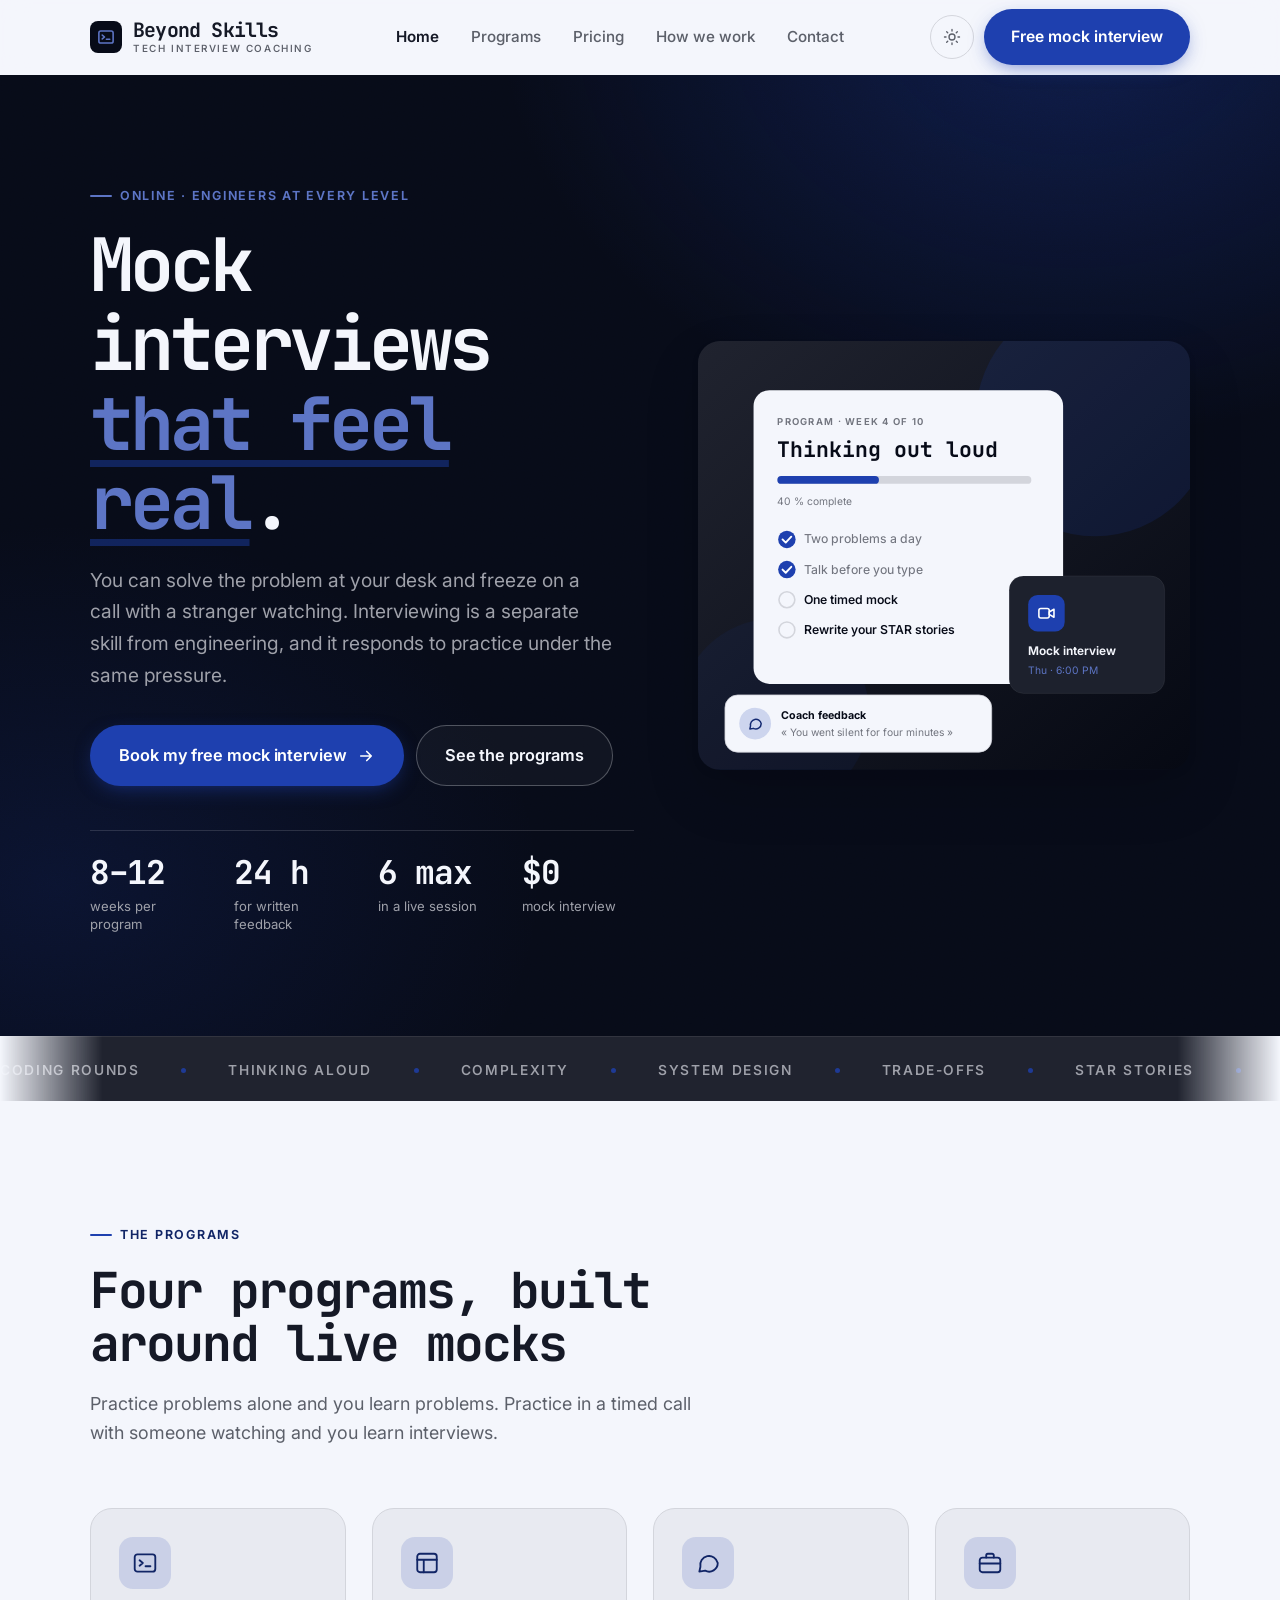
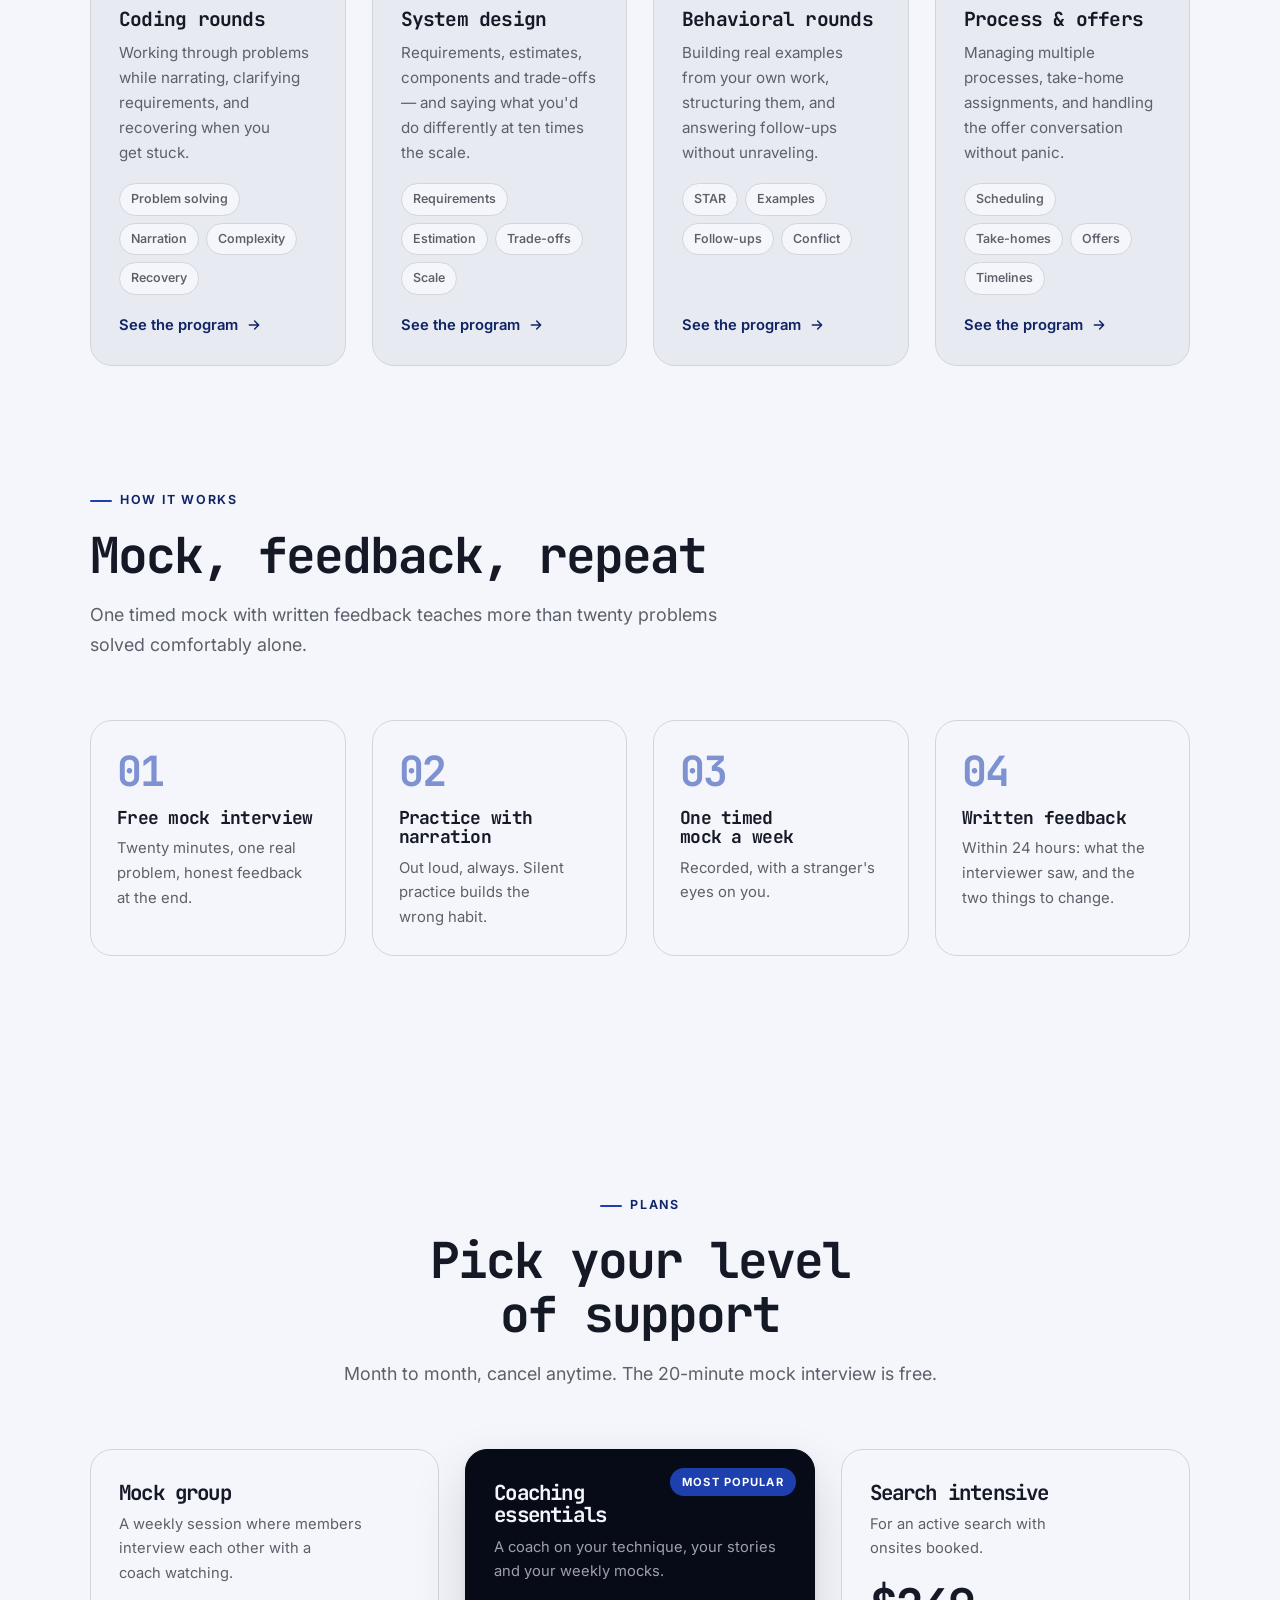
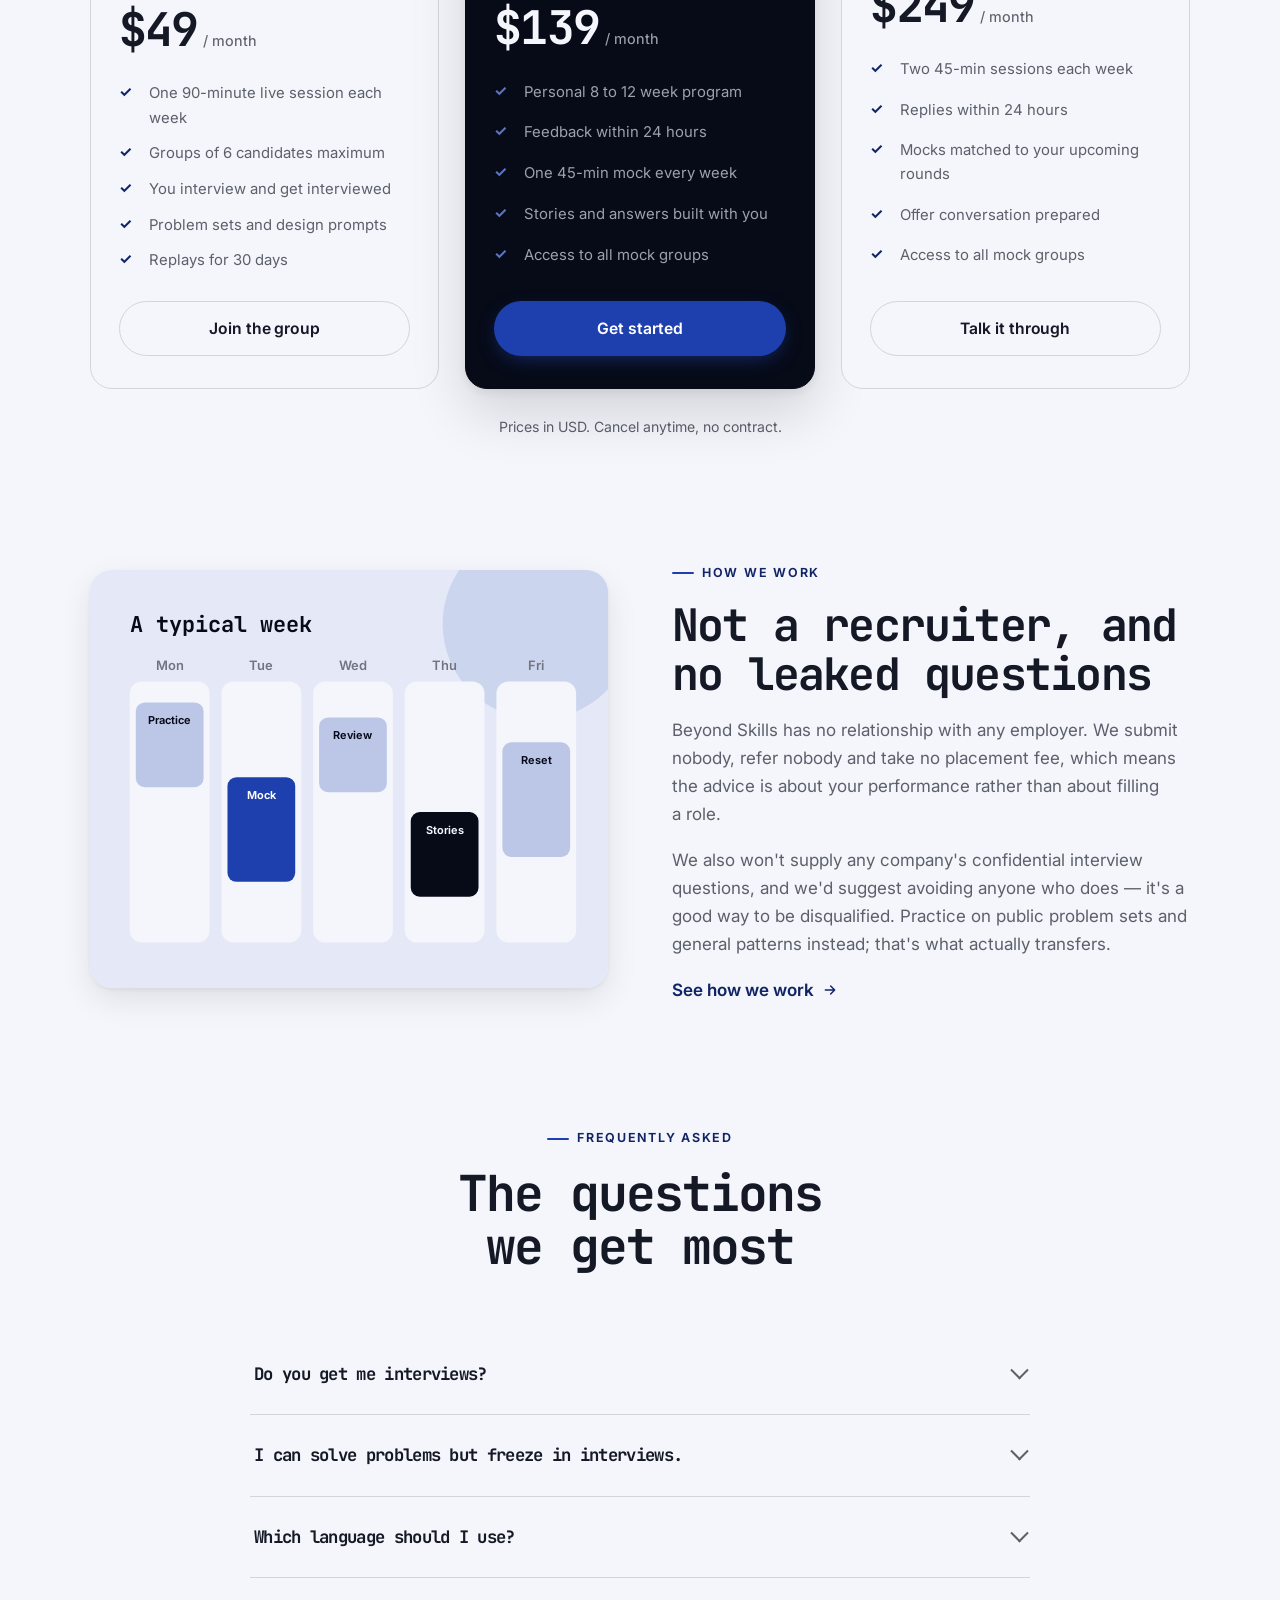
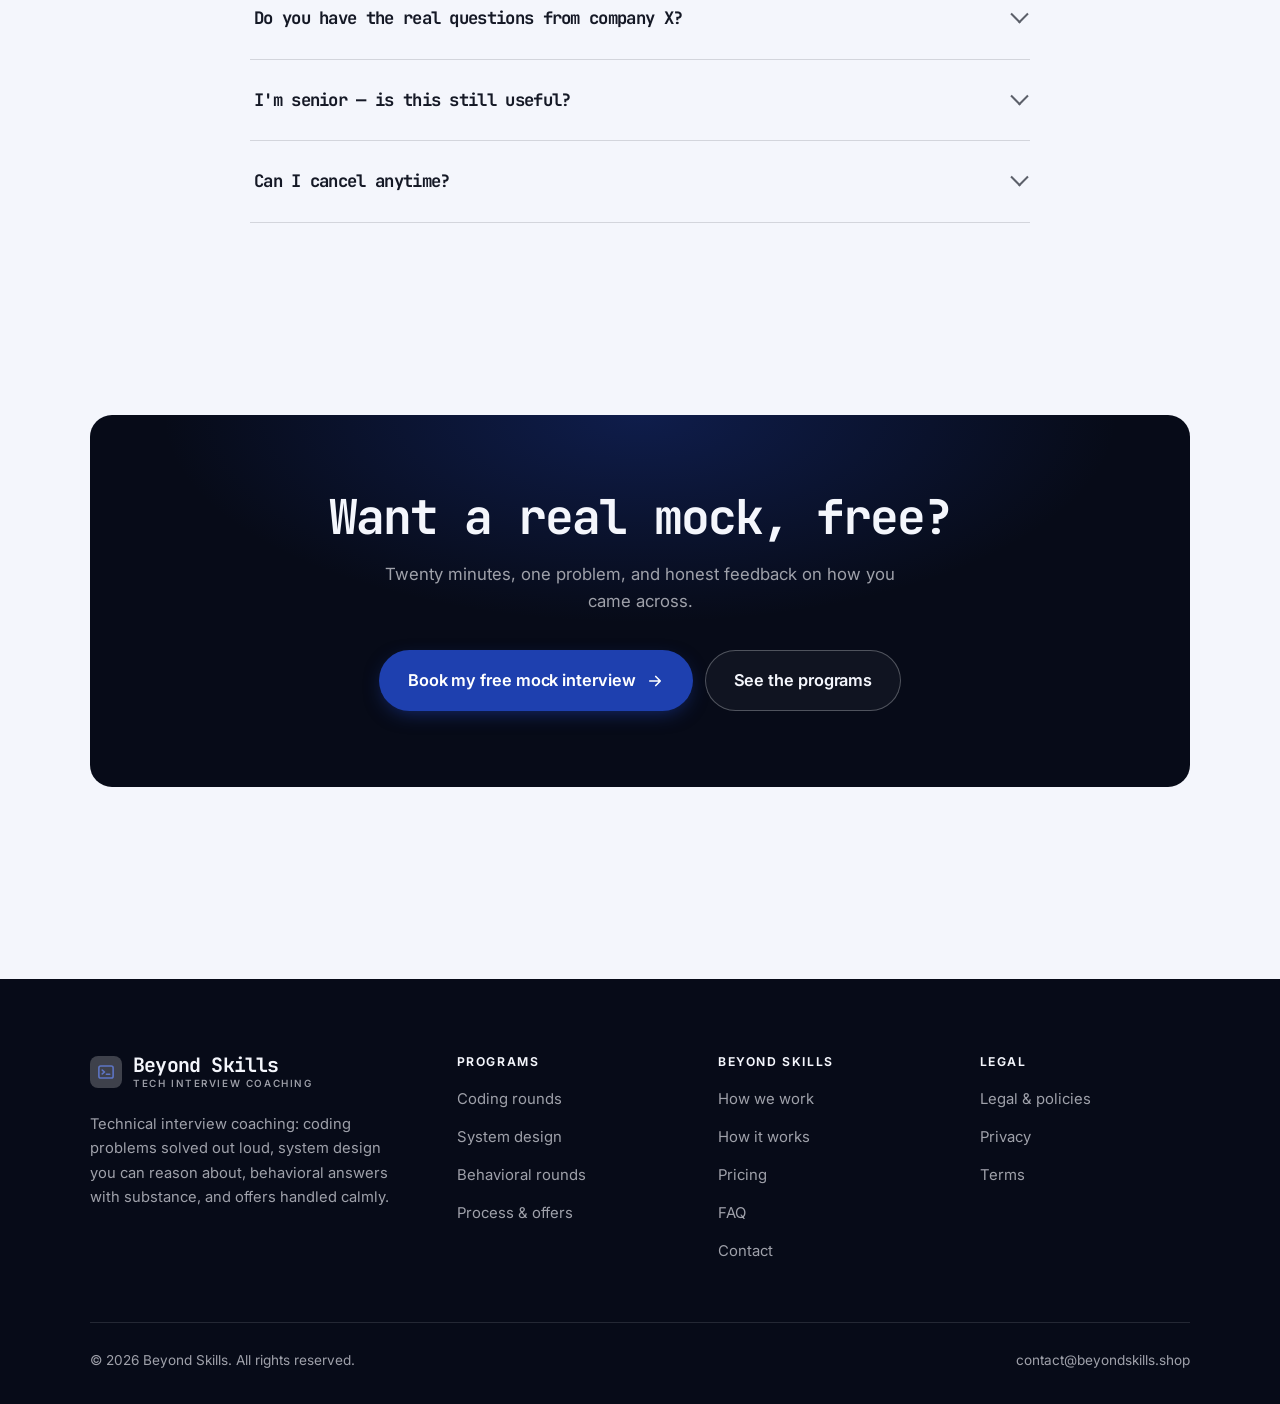
<file: index.html>
<!DOCTYPE html>
<html lang="en" class="no-js">
<head>
<meta charset="utf-8">
<meta name="viewport" content="width=device-width, initial-scale=1">
<title>Beyond Skills — Technical interview coaching: mock interviews that feel real</title>
<meta name="description" content="Online technical interview coaching: coding problems, system design, behavioral rounds and offer stage. Live mock interviews with written feedback after each one.">
<link rel="canonical" href="https://beyondskills.shop/">

<meta property="og:type" content="website">
<meta property="og:url" content="https://beyondskills.shop/">
<meta property="og:site_name" content="Beyond Skills">
<meta property="og:locale" content="en_US">
<meta property="og:title" content="Beyond Skills — Technical interview coaching: mock interviews that feel real">
<meta property="og:description" content="Online technical interview coaching: coding problems, system design, behavioral rounds and offer stage. Live mock interviews with written feedback after each one.">
<meta name="theme-color" content="#070b18">

<link rel="icon" href="assets/img/favicon.svg" type="image/svg+xml">
<link rel="preconnect" href="https://fonts.googleapis.com">
<link rel="preconnect" href="https://fonts.gstatic.com" crossorigin>
<link rel="stylesheet" href="https://fonts.googleapis.com/css2?family=JetBrains+Mono:wght@400..700&family=Inter:wght@400..700&display=swap">
<link rel="stylesheet" href="assets/css/style.css">

<!-- Thème appliqué avant le premier rendu (évite le flash) -->
<script>
document.documentElement.classList.remove('no-js');
(function(){try{var t=localStorage.getItem('site-theme');if(t){document.documentElement.setAttribute('data-theme',t);}}catch(e){}})();
</script>
<script type="application/ld+json">
{
  "@context": "https://schema.org",
  "@type": "Organization",
  "name": "Beyond Skills",
  "url": "https://beyondskills.shop/",
  "email": "contact@beyondskills.shop",
  "description": "Online technical interview coaching: coding problems, system design, behavioral rounds and offer stage. Live mock interviews with written feedback after each one.",
  "areaServed": "US",
  "knowsLanguage": "en"
}
</script>
</head>

<body>
<a class="skip-link" href="#main">Skip to main content</a>

<header class="site-header">
  <nav class="wrap nav" aria-label="Main navigation">
    <a class="brand" href="index.html">
      <svg class="brand__mark" viewBox="0 0 64 64" aria-hidden="true">
        <rect class="bm-bg" width="64" height="64" rx="16"/>
        <g class="bm-ic" transform="translate(14 14) scale(1.5)" fill="none" stroke-width="2.1" stroke-linecap="round" stroke-linejoin="round"><rect x="2.5" y="4" width="19" height="16" rx="2.5"/><path d="M7 9.5l3 2.5-3 2.5M12.5 15H17"/></g>
      </svg>
      <span>Beyond Skills<span class="brand__sub">Tech interview coaching</span></span>
    </a>

    <ul class="nav__links" id="nav-links">
      <li><a href="index.html" aria-current="page">Home</a></li>
      <li><a href="programs.html">Programs</a></li>
      <li><a href="index.html#pricing">Pricing</a></li>
      <li><a href="about.html">How we work</a></li>
      <li><a href="contact.html">Contact</a></li>
      <li><a class="btn btn--primary" href="contact.html">Free mock interview</a></li>
    </ul>

    <div class="nav__cta">
      <button class="theme-toggle" type="button" aria-label="Switch to dark theme">
        <svg class="icon-sun" viewBox="0 0 24 24" fill="none" stroke="currentColor" stroke-width="1.8" stroke-linecap="round" aria-hidden="true"><circle cx="12" cy="12" r="4"/><path d="M12 2v2m0 16v2M2 12h2m16 0h2M4.9 4.9l1.4 1.4m11.4 11.4 1.4 1.4M19.1 4.9l-1.4 1.4M6.3 17.7l-1.4 1.4"/></svg>
        <svg class="icon-moon" viewBox="0 0 24 24" fill="none" stroke="currentColor" stroke-width="1.8" stroke-linecap="round" stroke-linejoin="round" aria-hidden="true"><path d="M21 12.8A9 9 0 1 1 11.2 3a7 7 0 0 0 9.8 9.8z"/></svg>
      </button>
      <a class="btn btn--primary" href="contact.html">Free mock interview</a>
      <button class="nav__toggle" type="button" aria-expanded="false" aria-controls="nav-links" aria-label="Open menu">
        <svg class="icon-open" viewBox="0 0 24 24" fill="none" stroke="currentColor" stroke-width="2" stroke-linecap="round" aria-hidden="true"><path d="M3 6h18M3 12h18M3 18h18"/></svg>
        <svg class="icon-close" viewBox="0 0 24 24" fill="none" stroke="currentColor" stroke-width="2" stroke-linecap="round" aria-hidden="true"><path d="M6 6l12 12M18 6L6 18"/></svg>
      </button>
    </div>
  </nav>
</header>

<main id="main">

<section class="hero">
  <div class="wrap hero__inner">
    <div>
      <span class="eyebrow hero__eyebrow">Online · Engineers at every level</span>
      <h1>Mock interviews<br> <em>that feel real</em>.</h1>
      <p class="hero__lede">You can solve the problem at your desk and freeze on a call with a stranger watching. Interviewing is a separate skill from engineering, and it responds to practice under the same pressure.</p>

      <div class="hero__actions">
        <a class="btn btn--primary btn--lg" href="contact.html">Book my free mock interview <svg viewBox="0 0 24 24" fill="none" stroke="currentColor" stroke-width="2.2" stroke-linecap="round" stroke-linejoin="round" aria-hidden="true"><path d="M5 12h14M13 6l6 6-6 6"/></svg></a>
        <a class="btn btn--on-dark btn--lg" href="programs.html">See the programs</a>
      </div>

      <ul class="hero__proof">
        <li><span class="stat__num">8–12</span><span class="stat__label">weeks per program</span></li>
        <li><span class="stat__num">24 h</span><span class="stat__label">for written feedback</span></li>
        <li><span class="stat__num">6 max</span><span class="stat__label">in a live session</span></li>
        <li><span class="stat__num">$0</span><span class="stat__label">mock interview</span></li>
      </ul>
    </div>

    <div class="hero__art">
      <svg viewBox="0 0 620 540" role="img" aria-label="A technical interview program in week 4 of 10, showing this week's practice, the next mock interview and coach feedback.">
        <defs>
          <linearGradient id="hbg" x1="0" y1="0" x2="1" y2="1">
            <stop offset="0" stop-color="#20232f"/><stop offset="1" stop-color="#060913"/>
          </linearGradient>
        </defs>
        <rect width="620" height="540" rx="22" fill="url(#hbg)"/>
        <circle cx="500" cy="96" r="150" fill="#1e40af" opacity=".16"/>
        <circle cx="96" cy="470" r="120" fill="#1e40af" opacity=".08"/>

        <g style="font-family: var(--font-body)">
          <!-- Carte programme -->
          <rect x="70" y="62" width="390" height="370" rx="20" fill="#f4f6fc"/>
          <text x="100" y="106" font-size="12" font-weight="650" letter-spacing="1.6" fill="#72757f">PROGRAM · WEEK 4 OF 10</text>
          <text x="100" y="146" font-size="27" font-weight="700" fill="#070b18" style="font-family: var(--font-display)">Thinking out loud</text>
          <rect x="100" y="170" width="320" height="10" rx="5" fill="#d3d5dc"/>
          <rect x="100" y="170" width="128" height="10" rx="5" fill="#1e40af"/>
          <text x="100" y="206" font-size="13" fill="#72757f">40 % complete</text>
          <circle cx="112" cy="250" r="11" fill="#1e40af"/><path d="M106.5 250l4 4 7-7.5" fill="none" stroke="#ffffff" stroke-width="2.4" stroke-linecap="round" stroke-linejoin="round"/><text x="134" y="255" font-size="15.5" fill="#72757f" font-weight="450">Two problems a day</text>
          <circle cx="112" cy="288" r="11" fill="#1e40af"/><path d="M106.5 288l4 4 7-7.5" fill="none" stroke="#ffffff" stroke-width="2.4" stroke-linecap="round" stroke-linejoin="round"/><text x="134" y="293" font-size="15.5" fill="#72757f" font-weight="450">Talk before you type</text>
          <circle cx="112" cy="326" r="10" fill="none" stroke="#d3d5dc" stroke-width="2"/><text x="134" y="331" font-size="15.5" fill="#070b18" font-weight="560">One timed mock</text>
          <circle cx="112" cy="364" r="10" fill="none" stroke="#d3d5dc" stroke-width="2"/><text x="134" y="369" font-size="15.5" fill="#070b18" font-weight="560">Rewrite your STAR stories</text>

          <!-- Carte séance -->
          <rect x="392" y="296" width="196" height="148" rx="18" fill="#1d212d" stroke="#ffffff" stroke-opacity=".08"/>
          <rect x="416" y="320" width="46" height="46" rx="12" fill="#1e40af"/>
          <g transform="translate(427 331)" fill="none" stroke="#ffffff" color="#ffffff" stroke-width="2" stroke-linecap="round" stroke-linejoin="round"><rect x="2.5" y="6" width="13" height="12" rx="2.5"/><path d="M15.5 10.5 21.5 7v10l-6-3.5z"/></g>
          <text x="416" y="396" font-size="15" font-weight="650" fill="#f4f6fc">Mock interview</text>
          <text x="416" y="420" font-size="13" fill="#5d75c5">Thu · 6:00 PM</text>

          <!-- Retour du coach -->
          <rect x="34" y="446" width="336" height="72" rx="16" fill="#f4f6fc" stroke="#d3d5dc"/>
          <circle cx="72" cy="482" r="20" fill="#cdd5ee"/>
          <g transform="translate(62 472) scale(.84)" fill="none" stroke="#142a72" stroke-width="2.2" stroke-linecap="round" stroke-linejoin="round"><path d="M21 12a8 8 0 0 1-11.6 7.1L4 20l1-4.6A8 8 0 1 1 21 12z"/></g>
          <text x="104" y="476" font-size="13.5" font-weight="700" fill="#070b18">Coach feedback</text>
          <text x="104" y="498" font-size="13" fill="#72757f">« You went silent for four minutes »</text>
        </g>
      </svg>
    </div>
  </div>
</section>

<div class="marquee" aria-hidden="true">
  <div class="marquee__track"><span>Coding rounds</span><span>Thinking aloud</span><span>Complexity</span><span>System design</span><span>Trade-offs</span><span>STAR stories</span><span>Take-homes</span><span>Offers</span><span>Nerves</span><span>Feedback</span><span>Coding rounds</span><span>Thinking aloud</span><span>Complexity</span><span>System design</span><span>Trade-offs</span><span>STAR stories</span><span>Take-homes</span><span>Offers</span><span>Nerves</span><span>Feedback</span></div>
</div>

<section class="section wrap" id="programs">
  <div class="section-head reveal">
    <span class="eyebrow">The programs</span>
    <h2>Four programs, built around live mocks</h2>
    <p>Practice problems alone and you learn problems. Practice in a timed call with someone watching and you learn interviews.</p>
  </div>
  <div class="grid grid--4 reveal-group">
    <a class="card" href="programs.html#coding">
      <div class="card__icon"><svg viewBox="0 0 24 24" fill="none" stroke="currentColor" stroke-width="1.7" stroke-linecap="round" stroke-linejoin="round" aria-hidden="true"><rect x="2.5" y="4" width="19" height="16" rx="2.5"/><path d="M7 9.5l3 2.5-3 2.5M12.5 15H17"/></svg></div>
      <h3>Coding rounds</h3>
      <p>Working through problems while narrating, clarifying requirements, and recovering when you get stuck.</p>
      <ul class="tags"><li>Problem solving</li><li>Narration</li><li>Complexity</li><li>Recovery</li></ul>
      <span class="arrow-link">See the program <svg viewBox="0 0 24 24" fill="none" stroke="currentColor" stroke-width="2.2" stroke-linecap="round" stroke-linejoin="round" aria-hidden="true"><path d="M5 12h14M13 6l6 6-6 6"/></svg></span>
    </a>
    <a class="card" href="programs.html#design">
      <div class="card__icon"><svg viewBox="0 0 24 24" fill="none" stroke="currentColor" stroke-width="1.7" stroke-linecap="round" stroke-linejoin="round" aria-hidden="true"><rect x="3" y="3.5" width="18" height="17" rx="2.5"/><path d="M3 9h18M9 9v11.5"/></svg></div>
      <h3>System design</h3>
      <p>Requirements, estimates, components and trade-offs — and saying what you'd do differently at ten times the scale.</p>
      <ul class="tags"><li>Requirements</li><li>Estimation</li><li>Trade-offs</li><li>Scale</li></ul>
      <span class="arrow-link">See the program <svg viewBox="0 0 24 24" fill="none" stroke="currentColor" stroke-width="2.2" stroke-linecap="round" stroke-linejoin="round" aria-hidden="true"><path d="M5 12h14M13 6l6 6-6 6"/></svg></span>
    </a>
    <a class="card" href="programs.html#behavioral">
      <div class="card__icon"><svg viewBox="0 0 24 24" fill="none" stroke="currentColor" stroke-width="1.7" stroke-linecap="round" stroke-linejoin="round" aria-hidden="true"><path d="M21 12a8 8 0 0 1-11.6 7.1L4 20l1-4.6A8 8 0 1 1 21 12z"/></svg></div>
      <h3>Behavioral rounds</h3>
      <p>Building real examples from your own work, structuring them, and answering follow-ups without unraveling.</p>
      <ul class="tags"><li>STAR</li><li>Examples</li><li>Follow-ups</li><li>Conflict</li></ul>
      <span class="arrow-link">See the program <svg viewBox="0 0 24 24" fill="none" stroke="currentColor" stroke-width="2.2" stroke-linecap="round" stroke-linejoin="round" aria-hidden="true"><path d="M5 12h14M13 6l6 6-6 6"/></svg></span>
    </a>
    <a class="card" href="programs.html#offers">
      <div class="card__icon"><svg viewBox="0 0 24 24" fill="none" stroke="currentColor" stroke-width="1.7" stroke-linecap="round" stroke-linejoin="round" aria-hidden="true"><rect x="2.5" y="7" width="19" height="13.5" rx="2.5"/><path d="M8.5 7V5a1.5 1.5 0 0 1 1.5-1.5h4A1.5 1.5 0 0 1 15.5 5v2M2.5 12.5h19"/></svg></div>
      <h3>Process &amp; offers</h3>
      <p>Managing multiple processes, take-home assignments, and handling the offer conversation without panic.</p>
      <ul class="tags"><li>Scheduling</li><li>Take-homes</li><li>Offers</li><li>Timelines</li></ul>
      <span class="arrow-link">See the program <svg viewBox="0 0 24 24" fill="none" stroke="currentColor" stroke-width="2.2" stroke-linecap="round" stroke-linejoin="round" aria-hidden="true"><path d="M5 12h14M13 6l6 6-6 6"/></svg></span>
    </a>
  </div>
</section>

<section class="section section--flush wrap" id="how-it-works">
  <div class="section-head reveal">
    <span class="eyebrow">How it works</span>
    <h2>Mock, feedback, repeat</h2>
    <p>One timed mock with written feedback teaches more than twenty problems solved comfortably alone.</p>
  </div>
  <div class="grid grid--4 steps reveal-group">
    <article class="step">
      <h3>Free mock interview</h3>
      <p>Twenty minutes, one real problem, honest feedback at the end.</p>
    </article>
    <article class="step">
      <h3>Practice with narration</h3>
      <p>Out loud, always. Silent practice builds the wrong habit.</p>
    </article>
    <article class="step">
      <h3>One timed mock a week</h3>
      <p>Recorded, with a stranger's eyes on you.</p>
    </article>
    <article class="step">
      <h3>Written feedback</h3>
      <p>Within 24 hours: what the interviewer saw, and the two things to change.</p>
    </article>
  </div>
</section>

<section class="section wrap" id="pricing">
  <div class="section-head section-head--center reveal">
    <span class="eyebrow">Plans</span>
    <h2>Pick your level of support</h2>
    <p>Month to month, cancel anytime. The 20-minute mock interview is free.</p>
  </div>
  <div class="grid grid--3 plans reveal-group">
    <article class="plan">
      
      <h3>Mock group</h3>
      <p class="plan__desc">A weekly session where members interview each other with a coach watching.</p>
      <p class="plan__price">$49<span class="plan__period">/ month</span></p>
      <ul class="plan__features">
        <li>One 90-minute live session each week</li>
        <li>Groups of 6 candidates maximum</li>
        <li>You interview and get interviewed</li>
        <li>Problem sets and design prompts</li>
        <li>Replays for 30 days</li>
      </ul>
      <a class="btn btn--ghost btn--block" href="contact.html">Join the group</a>
    </article>
    <article class="plan plan--featured">
      <span class="plan__tag">Most popular</span>
      <h3>Coaching essentials</h3>
      <p class="plan__desc">A coach on your technique, your stories and your weekly mocks.</p>
      <p class="plan__price">$139<span class="plan__period">/ month</span></p>
      <ul class="plan__features">
        <li>Personal 8 to 12 week program</li>
        <li>Feedback within 24 hours</li>
        <li>One 45-min mock every week</li>
        <li>Stories and answers built with you</li>
        <li>Access to all mock groups</li>
      </ul>
      <a class="btn btn--primary btn--block" href="contact.html">Get started</a>
    </article>
    <article class="plan">
      
      <h3>Search intensive</h3>
      <p class="plan__desc">For an active search with onsites booked.</p>
      <p class="plan__price">$249<span class="plan__period">/ month</span></p>
      <ul class="plan__features">
        <li>Two 45-min sessions each week</li>
        <li>Replies within 24 hours</li>
        <li>Mocks matched to your upcoming rounds</li>
        <li>Offer conversation prepared</li>
        <li>Access to all mock groups</li>
      </ul>
      <a class="btn btn--ghost btn--block" href="contact.html">Talk it through</a>
    </article>
  </div>
  <p class="plans-note">Prices in USD. Cancel anytime, no contract.</p>
</section>

<section class="section section--flush wrap">
  <div class="split reveal">
    <div class="split__art">
      <svg viewBox="0 0 520 420" role="img" aria-label="Example of a typical week: Practice, Mock, Review, Stories, Reset.">
        <rect width="520" height="420" rx="20" fill="#e5e9f7"/>
        <circle cx="450" cy="54" r="96" fill="#1e40af" opacity=".12"/>
        <g style="font-family: var(--font-body)">
        <text x="40" y="62" font-size="22" font-weight="700" fill="#070b18" style="font-family: var(--font-display)">A typical week</text>
        <text x="80" y="100" text-anchor="middle" font-size="13" font-weight="600" fill="#72757f">Mon</text>
        <rect x="40" y="112" width="80" height="262" rx="12" fill="#f4f6fc"/>
        <rect x="46" y="133" width="68" height="85" rx="9" fill="#bcc7e8"/>
        <text x="80" y="155" text-anchor="middle" font-size="11" font-weight="650" fill="#070b18">Practice</text>
        <text x="172" y="100" text-anchor="middle" font-size="13" font-weight="600" fill="#72757f">Tue</text>
        <rect x="132" y="112" width="80" height="262" rx="12" fill="#f4f6fc"/>
        <rect x="138" y="208" width="68" height="105" rx="9" fill="#1e40af"/>
        <text x="172" y="230" text-anchor="middle" font-size="11" font-weight="650" fill="#ffffff">Mock</text>
        <text x="264" y="100" text-anchor="middle" font-size="13" font-weight="600" fill="#72757f">Wed</text>
        <rect x="224" y="112" width="80" height="262" rx="12" fill="#f4f6fc"/>
        <rect x="230" y="148" width="68" height="75" rx="9" fill="#bcc7e8"/>
        <text x="264" y="170" text-anchor="middle" font-size="11" font-weight="650" fill="#070b18">Review</text>
        <text x="356" y="100" text-anchor="middle" font-size="13" font-weight="600" fill="#72757f">Thu</text>
        <rect x="316" y="112" width="80" height="262" rx="12" fill="#f4f6fc"/>
        <rect x="322" y="243" width="68" height="85" rx="9" fill="#070b18"/>
        <text x="356" y="265" text-anchor="middle" font-size="11" font-weight="650" fill="#f4f6fc">Stories</text>
        <text x="448" y="100" text-anchor="middle" font-size="13" font-weight="600" fill="#72757f">Fri</text>
        <rect x="408" y="112" width="80" height="262" rx="12" fill="#f4f6fc"/>
        <rect x="414" y="173" width="68" height="115" rx="9" fill="#bcc7e8"/>
        <text x="448" y="195" text-anchor="middle" font-size="11" font-weight="650" fill="#070b18">Reset</text>
        </g>
      </svg>
    </div>
    <div>
      <span class="eyebrow">How we work</span>
      <h2>Not a recruiter, and no leaked questions</h2>
      <p>Beyond Skills has no relationship with any employer. We submit nobody, refer nobody and take no placement fee, which means the advice is about your performance rather than about filling a role.</p>
      <p>We also won't supply any company's confidential interview questions, and we'd suggest avoiding anyone who does — it's a good way to be disqualified. Practice on public problem sets and general patterns instead; that's what actually transfers.</p>
      <p><a class="arrow-link" href="about.html">See how we work <svg viewBox="0 0 24 24" fill="none" stroke="currentColor" stroke-width="2.2" stroke-linecap="round" stroke-linejoin="round" aria-hidden="true"><path d="M5 12h14M13 6l6 6-6 6"/></svg></a></p>
    </div>
  </div>
</section>

<section class="section section--flush wrap" id="faq">
  <div class="section-head section-head--center reveal">
    <span class="eyebrow">Frequently asked</span>
    <h2>The questions we get most</h2>
  </div>
  <div class="faq reveal">
    <details>
      <summary>Do you get me interviews?</summary>
      <p>No. We're not a recruiter and take no placement fee. We coach performance; applications stay with you.</p>
    </details>
    <details>
      <summary>I can solve problems but freeze in interviews.</summary>
      <p>Extremely common, and exactly what mocks fix. The skill is performing while being watched, and it's separate from the engineering.</p>
    </details>
    <details>
      <summary>Which language should I use?</summary>
      <p>Whichever you're fastest in. Interviewers care about reasoning far more than syntax, with rare exceptions we'll flag.</p>
    </details>
    <details>
      <summary>Do you have the real questions from company X?</summary>
      <p>No, and we wouldn't use them. Confidential materials can get you disqualified. Public patterns prepare you perfectly well.</p>
    </details>
    <details>
      <summary>I'm senior — is this still useful?</summary>
      <p>Senior loops lean on system design and behavioral depth, which is where many strong engineers underperform. Those programs are built for exactly that.</p>
    </details>
    <details>
      <summary>Can I cancel anytime?</summary>
      <p>Yes. No contract, no minimum term. Access stays open until the end of the month you already paid for.</p>
    </details>
  </div>
</section>

<section class="wrap section--tight">
  <div class="cta-band reveal">
    <h2>Want a real mock, free?</h2>
    <p>Twenty minutes, one problem, and honest feedback on how you came across.</p>
    <div class="hero__actions">
      <a class="btn btn--primary btn--lg" href="contact.html">Book my free mock interview <svg viewBox="0 0 24 24" fill="none" stroke="currentColor" stroke-width="2.2" stroke-linecap="round" stroke-linejoin="round" aria-hidden="true"><path d="M5 12h14M13 6l6 6-6 6"/></svg></a>
      <a class="btn btn--on-dark btn--lg" href="programs.html">See the programs</a>
    </div>
  </div>
</section>

</main>

<footer class="site-footer">
  <div class="wrap">
    <div class="footer__grid">
      <div class="footer__brand">
        <a class="brand" href="index.html">
          <svg class="brand__mark" viewBox="0 0 64 64" aria-hidden="true">
        <rect class="bm-bg" width="64" height="64" rx="16"/>
        <g class="bm-ic" transform="translate(14 14) scale(1.5)" fill="none" stroke-width="2.1" stroke-linecap="round" stroke-linejoin="round"><rect x="2.5" y="4" width="19" height="16" rx="2.5"/><path d="M7 9.5l3 2.5-3 2.5M12.5 15H17"/></g>
      </svg>
          <span>Beyond Skills<span class="brand__sub">Tech interview coaching</span></span>
        </a>
        <p>Technical interview coaching: coding problems solved out loud, system design you can reason about, behavioral answers with substance, and offers handled calmly.</p>
      </div>

      <div class="footer__col">
        <h4>Programs</h4>
        <ul>
          <li><a href="programs.html#coding">Coding rounds</a></li>
          <li><a href="programs.html#design">System design</a></li>
          <li><a href="programs.html#behavioral">Behavioral rounds</a></li>
          <li><a href="programs.html#offers">Process &amp; offers</a></li>
        </ul>
      </div>

      <div class="footer__col">
        <h4>Beyond Skills</h4>
        <ul>
          <li><a href="about.html">How we work</a></li>
          <li><a href="index.html#how-it-works">How it works</a></li>
          <li><a href="index.html#pricing">Pricing</a></li>
          <li><a href="index.html#faq">FAQ</a></li>
          <li><a href="contact.html">Contact</a></li>
        </ul>
      </div>

      <div class="footer__col">
        <h4>Legal</h4>
        <ul>
          <li><a href="legal.html">Legal &amp; policies</a></li>
          <li><a href="legal.html#privacy">Privacy</a></li>
          <li><a href="legal.html#terms">Terms</a></li>
        </ul>
      </div>
    </div>

    <div class="footer__bottom">
      <p>© <span data-year>2026</span> Beyond Skills. All rights reserved.</p>
      <p><a href="mailto:contact@beyondskills.shop">contact@beyondskills.shop</a></p>
    </div>
  </div>
</footer>

<script src="assets/js/main.js" defer></script>
</body>
</html>
</file>
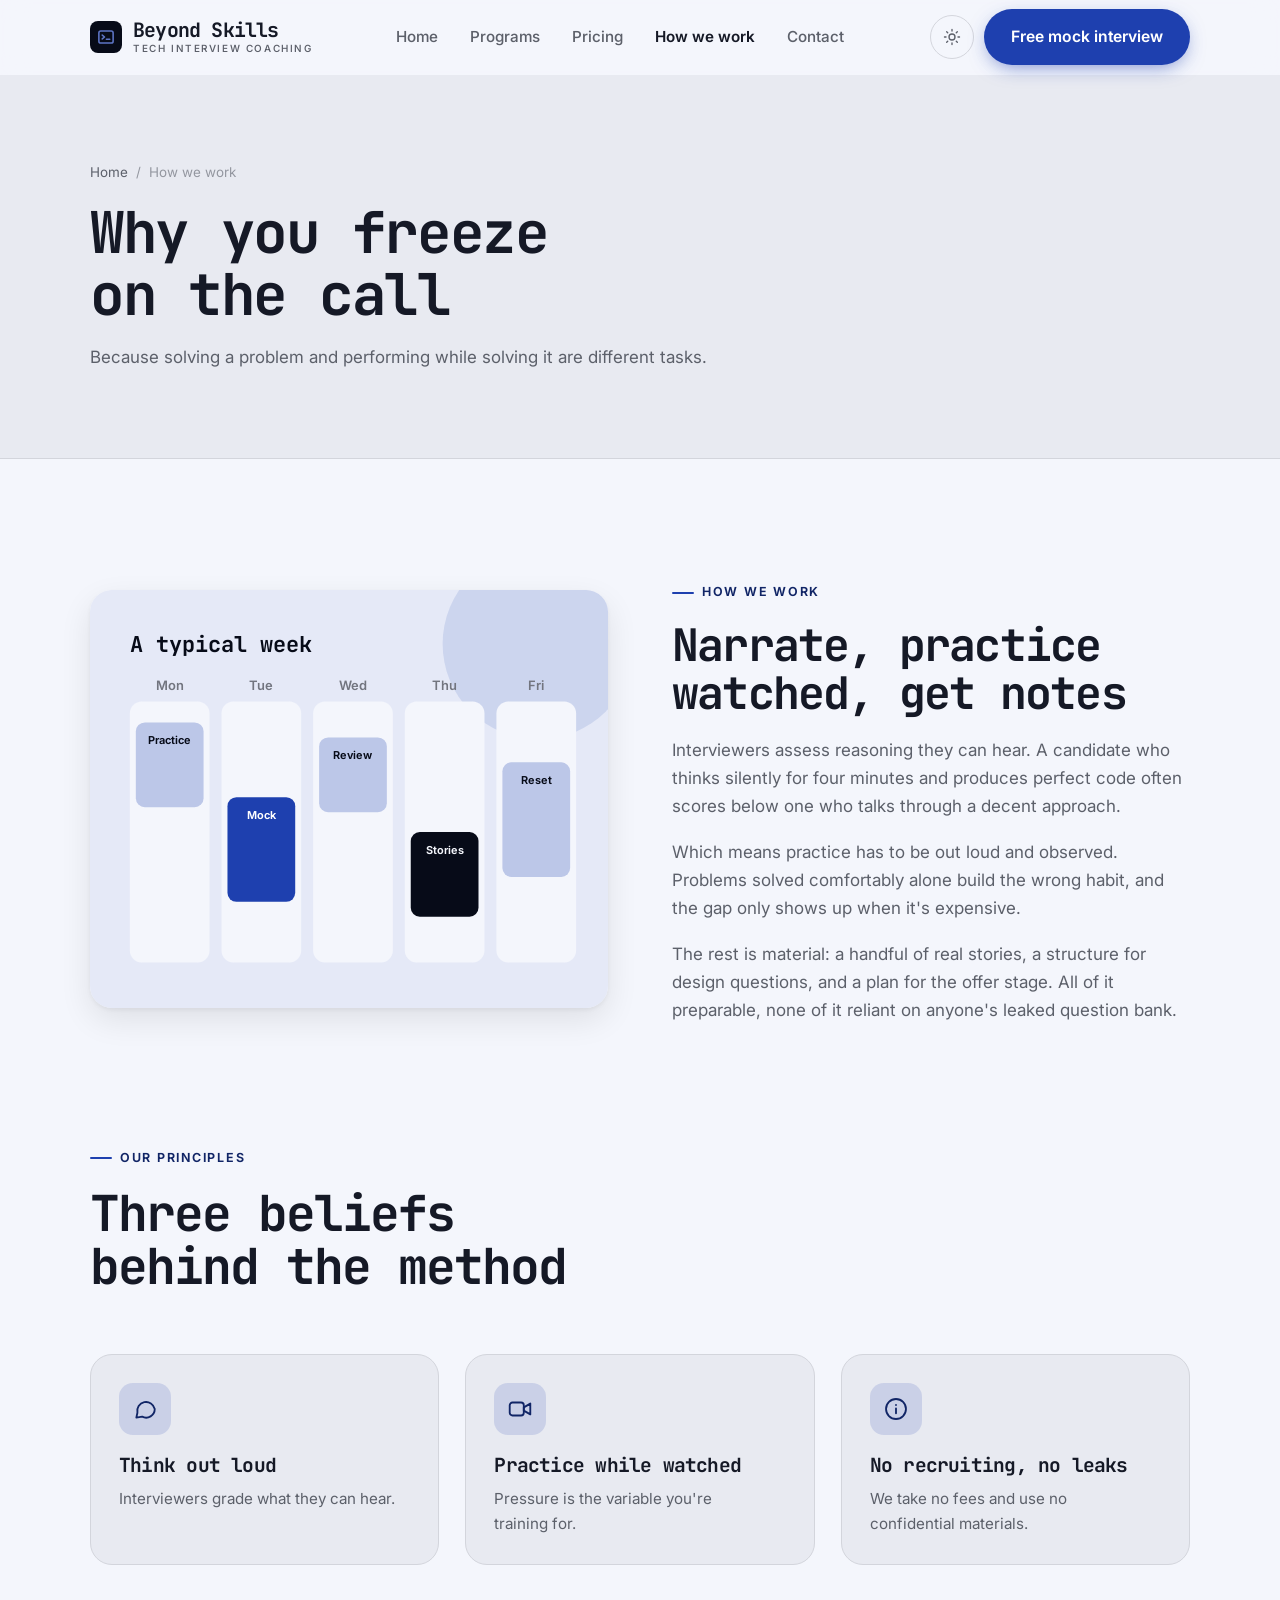
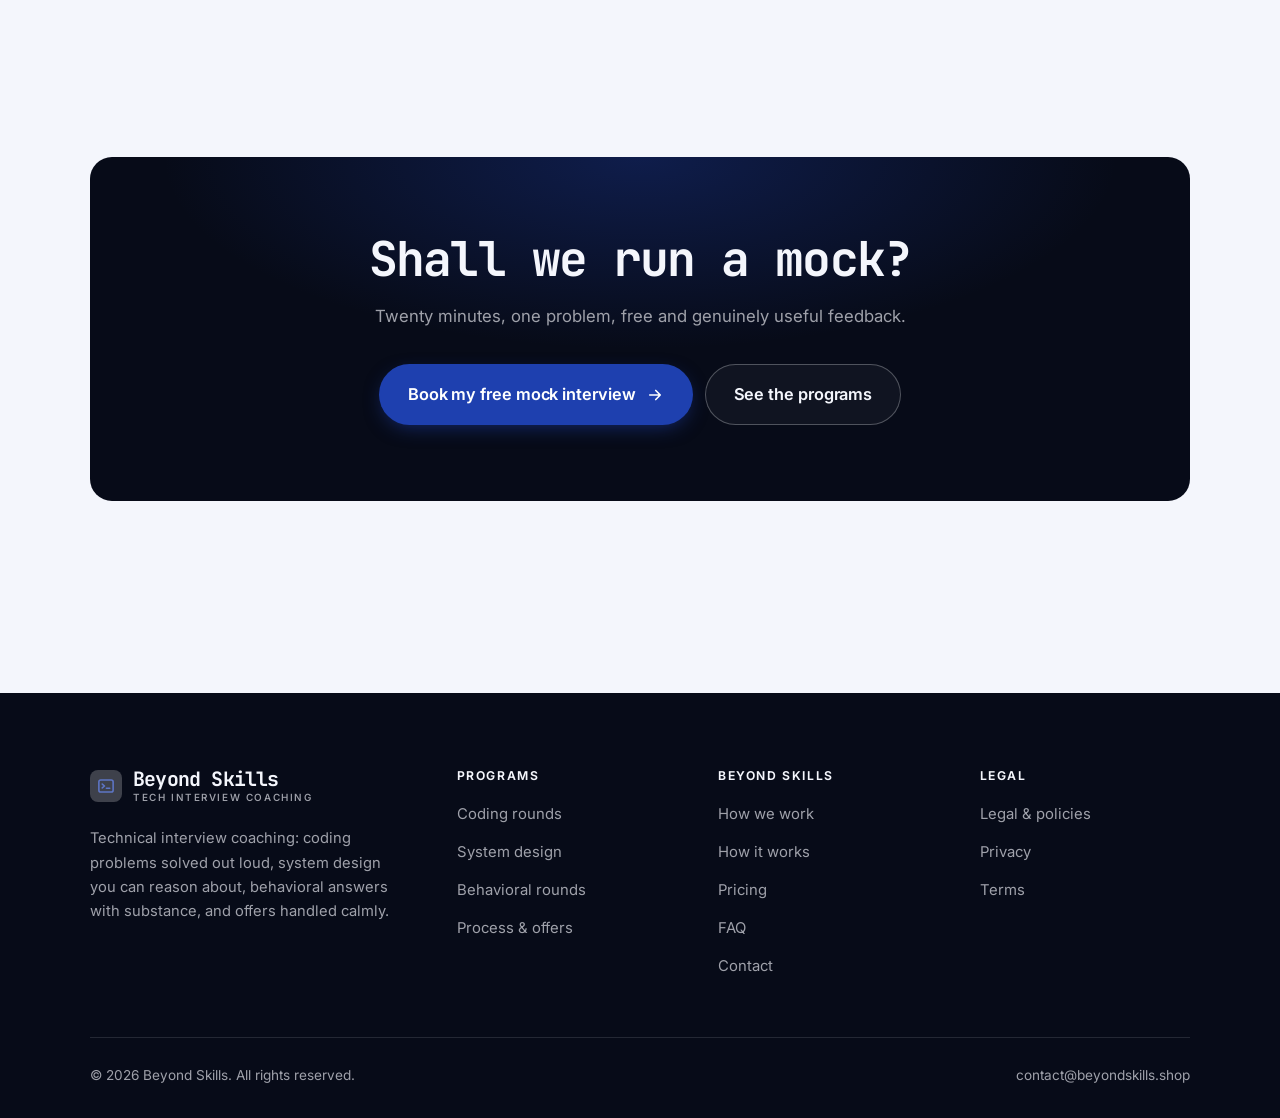
<file: about.html>
<!DOCTYPE html>
<html lang="en" class="no-js">
<head>
<meta charset="utf-8">
<meta name="viewport" content="width=device-width, initial-scale=1">
<title>How we work — Beyond Skills</title>
<meta name="description" content="Why interviewing is its own skill, and what Beyond Skills refuses to do.">
<link rel="canonical" href="https://beyondskills.shop/about.html">

<meta property="og:type" content="website">
<meta property="og:url" content="https://beyondskills.shop/about.html">
<meta property="og:site_name" content="Beyond Skills">
<meta property="og:locale" content="en_US">
<meta property="og:title" content="How we work — Beyond Skills">
<meta property="og:description" content="Why interviewing is its own skill, and what Beyond Skills refuses to do.">
<meta name="theme-color" content="#070b18">

<link rel="icon" href="assets/img/favicon.svg" type="image/svg+xml">
<link rel="preconnect" href="https://fonts.googleapis.com">
<link rel="preconnect" href="https://fonts.gstatic.com" crossorigin>
<link rel="stylesheet" href="https://fonts.googleapis.com/css2?family=JetBrains+Mono:wght@400..700&family=Inter:wght@400..700&display=swap">
<link rel="stylesheet" href="assets/css/style.css">

<!-- Thème appliqué avant le premier rendu (évite le flash) -->
<script>
document.documentElement.classList.remove('no-js');
(function(){try{var t=localStorage.getItem('site-theme');if(t){document.documentElement.setAttribute('data-theme',t);}}catch(e){}})();
</script>
</head>

<body>
<a class="skip-link" href="#main">Skip to main content</a>

<header class="site-header">
  <nav class="wrap nav" aria-label="Main navigation">
    <a class="brand" href="index.html">
      <svg class="brand__mark" viewBox="0 0 64 64" aria-hidden="true">
        <rect class="bm-bg" width="64" height="64" rx="16"/>
        <g class="bm-ic" transform="translate(14 14) scale(1.5)" fill="none" stroke-width="2.1" stroke-linecap="round" stroke-linejoin="round"><rect x="2.5" y="4" width="19" height="16" rx="2.5"/><path d="M7 9.5l3 2.5-3 2.5M12.5 15H17"/></g>
      </svg>
      <span>Beyond Skills<span class="brand__sub">Tech interview coaching</span></span>
    </a>

    <ul class="nav__links" id="nav-links">
      <li><a href="index.html">Home</a></li>
      <li><a href="programs.html">Programs</a></li>
      <li><a href="index.html#pricing">Pricing</a></li>
      <li><a href="about.html" aria-current="page">How we work</a></li>
      <li><a href="contact.html">Contact</a></li>
      <li><a class="btn btn--primary" href="contact.html">Free mock interview</a></li>
    </ul>

    <div class="nav__cta">
      <button class="theme-toggle" type="button" aria-label="Switch to dark theme">
        <svg class="icon-sun" viewBox="0 0 24 24" fill="none" stroke="currentColor" stroke-width="1.8" stroke-linecap="round" aria-hidden="true"><circle cx="12" cy="12" r="4"/><path d="M12 2v2m0 16v2M2 12h2m16 0h2M4.9 4.9l1.4 1.4m11.4 11.4 1.4 1.4M19.1 4.9l-1.4 1.4M6.3 17.7l-1.4 1.4"/></svg>
        <svg class="icon-moon" viewBox="0 0 24 24" fill="none" stroke="currentColor" stroke-width="1.8" stroke-linecap="round" stroke-linejoin="round" aria-hidden="true"><path d="M21 12.8A9 9 0 1 1 11.2 3a7 7 0 0 0 9.8 9.8z"/></svg>
      </button>
      <a class="btn btn--primary" href="contact.html">Free mock interview</a>
      <button class="nav__toggle" type="button" aria-expanded="false" aria-controls="nav-links" aria-label="Open menu">
        <svg class="icon-open" viewBox="0 0 24 24" fill="none" stroke="currentColor" stroke-width="2" stroke-linecap="round" aria-hidden="true"><path d="M3 6h18M3 12h18M3 18h18"/></svg>
        <svg class="icon-close" viewBox="0 0 24 24" fill="none" stroke="currentColor" stroke-width="2" stroke-linecap="round" aria-hidden="true"><path d="M6 6l12 12M18 6L6 18"/></svg>
      </button>
    </div>
  </nav>
</header>

<main id="main">

<section class="page-head">
  <div class="wrap">
    <nav class="breadcrumb" aria-label="Breadcrumb">
      <a href="index.html">Home</a><span>/</span><span aria-current="page">How we work</span>
    </nav>
    <h1>Why you freeze on the call</h1>
    <p>Because solving a problem and performing while solving it are different tasks.</p>
  </div>
</section>

<section class="section wrap">
  <div class="split reveal">
    <div class="split__art">
      <svg viewBox="0 0 520 420" role="img" aria-label="Example of a typical week: Practice, Mock, Review, Stories, Reset.">
        <rect width="520" height="420" rx="20" fill="#e5e9f7"/>
        <circle cx="450" cy="54" r="96" fill="#1e40af" opacity=".12"/>
        <g style="font-family: var(--font-body)">
        <text x="40" y="62" font-size="22" font-weight="700" fill="#070b18" style="font-family: var(--font-display)">A typical week</text>
        <text x="80" y="100" text-anchor="middle" font-size="13" font-weight="600" fill="#72757f">Mon</text>
        <rect x="40" y="112" width="80" height="262" rx="12" fill="#f4f6fc"/>
        <rect x="46" y="133" width="68" height="85" rx="9" fill="#bcc7e8"/>
        <text x="80" y="155" text-anchor="middle" font-size="11" font-weight="650" fill="#070b18">Practice</text>
        <text x="172" y="100" text-anchor="middle" font-size="13" font-weight="600" fill="#72757f">Tue</text>
        <rect x="132" y="112" width="80" height="262" rx="12" fill="#f4f6fc"/>
        <rect x="138" y="208" width="68" height="105" rx="9" fill="#1e40af"/>
        <text x="172" y="230" text-anchor="middle" font-size="11" font-weight="650" fill="#ffffff">Mock</text>
        <text x="264" y="100" text-anchor="middle" font-size="13" font-weight="600" fill="#72757f">Wed</text>
        <rect x="224" y="112" width="80" height="262" rx="12" fill="#f4f6fc"/>
        <rect x="230" y="148" width="68" height="75" rx="9" fill="#bcc7e8"/>
        <text x="264" y="170" text-anchor="middle" font-size="11" font-weight="650" fill="#070b18">Review</text>
        <text x="356" y="100" text-anchor="middle" font-size="13" font-weight="600" fill="#72757f">Thu</text>
        <rect x="316" y="112" width="80" height="262" rx="12" fill="#f4f6fc"/>
        <rect x="322" y="243" width="68" height="85" rx="9" fill="#070b18"/>
        <text x="356" y="265" text-anchor="middle" font-size="11" font-weight="650" fill="#f4f6fc">Stories</text>
        <text x="448" y="100" text-anchor="middle" font-size="13" font-weight="600" fill="#72757f">Fri</text>
        <rect x="408" y="112" width="80" height="262" rx="12" fill="#f4f6fc"/>
        <rect x="414" y="173" width="68" height="115" rx="9" fill="#bcc7e8"/>
        <text x="448" y="195" text-anchor="middle" font-size="11" font-weight="650" fill="#070b18">Reset</text>
        </g>
      </svg>
    </div>
    <div>
      <span class="eyebrow">How we work</span>
      <h2>Narrate, practice watched, get notes</h2>
      <p>Interviewers assess reasoning they can hear. A candidate who thinks silently for four minutes and produces perfect code often scores below one who talks through a decent approach.</p>
      <p>Which means practice has to be out loud and observed. Problems solved comfortably alone build the wrong habit, and the gap only shows up when it's expensive.</p>
      <p>The rest is material: a handful of real stories, a structure for design questions, and a plan for the offer stage. All of it preparable, none of it reliant on anyone's leaked question bank.</p>
      <!--
        TO DO: add a short introduction of the coach (name, real background),
        with a photo if possible. Do not invent credentials — see README.md.
      -->
    </div>
  </div>
</section>

<section class="section section--flush wrap">
  <div class="section-head reveal">
    <span class="eyebrow">Our principles</span>
    <h2>Three beliefs behind the method</h2>
  </div>
  <div class="grid grid--3 reveal-group">
    <article class="card">
      <div class="card__icon"><svg viewBox="0 0 24 24" fill="none" stroke="currentColor" stroke-width="1.7" stroke-linecap="round" stroke-linejoin="round" aria-hidden="true"><path d="M21 12a8 8 0 0 1-11.6 7.1L4 20l1-4.6A8 8 0 1 1 21 12z"/></svg></div>
      <h3>Think out loud</h3>
      <p>Interviewers grade what they can hear.</p>
    </article>
    <article class="card">
      <div class="card__icon"><svg viewBox="0 0 24 24" fill="none" stroke="currentColor" stroke-width="1.7" stroke-linecap="round" stroke-linejoin="round" aria-hidden="true"><rect x="2.5" y="6" width="13" height="12" rx="2.5"/><path d="M15.5 10.5 21.5 7v10l-6-3.5z"/></svg></div>
      <h3>Practice while watched</h3>
      <p>Pressure is the variable you're training for.</p>
    </article>
    <article class="card">
      <div class="card__icon"><svg viewBox="0 0 24 24" fill="none" stroke="currentColor" stroke-width="1.7" stroke-linecap="round" stroke-linejoin="round" aria-hidden="true"><circle cx="12" cy="12" r="9.2"/><path d="M12 16v-4.5M12 8.2v.1"/></svg></div>
      <h3>No recruiting, no leaks</h3>
      <p>We take no fees and use no confidential materials.</p>
    </article>
  </div>
</section>

<section class="wrap section--tight">
  <div class="cta-band reveal">
    <h2>Shall we run a mock?</h2>
    <p>Twenty minutes, one problem, free and genuinely useful feedback.</p>
    <div class="hero__actions">
      <a class="btn btn--primary btn--lg" href="contact.html">Book my free mock interview <svg viewBox="0 0 24 24" fill="none" stroke="currentColor" stroke-width="2.2" stroke-linecap="round" stroke-linejoin="round" aria-hidden="true"><path d="M5 12h14M13 6l6 6-6 6"/></svg></a>
      <a class="btn btn--on-dark btn--lg" href="programs.html">See the programs</a>
    </div>
  </div>
</section>

</main>

<footer class="site-footer">
  <div class="wrap">
    <div class="footer__grid">
      <div class="footer__brand">
        <a class="brand" href="index.html">
          <svg class="brand__mark" viewBox="0 0 64 64" aria-hidden="true">
        <rect class="bm-bg" width="64" height="64" rx="16"/>
        <g class="bm-ic" transform="translate(14 14) scale(1.5)" fill="none" stroke-width="2.1" stroke-linecap="round" stroke-linejoin="round"><rect x="2.5" y="4" width="19" height="16" rx="2.5"/><path d="M7 9.5l3 2.5-3 2.5M12.5 15H17"/></g>
      </svg>
          <span>Beyond Skills<span class="brand__sub">Tech interview coaching</span></span>
        </a>
        <p>Technical interview coaching: coding problems solved out loud, system design you can reason about, behavioral answers with substance, and offers handled calmly.</p>
      </div>

      <div class="footer__col">
        <h4>Programs</h4>
        <ul>
          <li><a href="programs.html#coding">Coding rounds</a></li>
          <li><a href="programs.html#design">System design</a></li>
          <li><a href="programs.html#behavioral">Behavioral rounds</a></li>
          <li><a href="programs.html#offers">Process &amp; offers</a></li>
        </ul>
      </div>

      <div class="footer__col">
        <h4>Beyond Skills</h4>
        <ul>
          <li><a href="about.html">How we work</a></li>
          <li><a href="index.html#how-it-works">How it works</a></li>
          <li><a href="index.html#pricing">Pricing</a></li>
          <li><a href="index.html#faq">FAQ</a></li>
          <li><a href="contact.html">Contact</a></li>
        </ul>
      </div>

      <div class="footer__col">
        <h4>Legal</h4>
        <ul>
          <li><a href="legal.html">Legal &amp; policies</a></li>
          <li><a href="legal.html#privacy">Privacy</a></li>
          <li><a href="legal.html#terms">Terms</a></li>
        </ul>
      </div>
    </div>

    <div class="footer__bottom">
      <p>© <span data-year>2026</span> Beyond Skills. All rights reserved.</p>
      <p><a href="mailto:contact@beyondskills.shop">contact@beyondskills.shop</a></p>
    </div>
  </div>
</footer>

<script src="assets/js/main.js" defer></script>
</body>
</html>
</file>
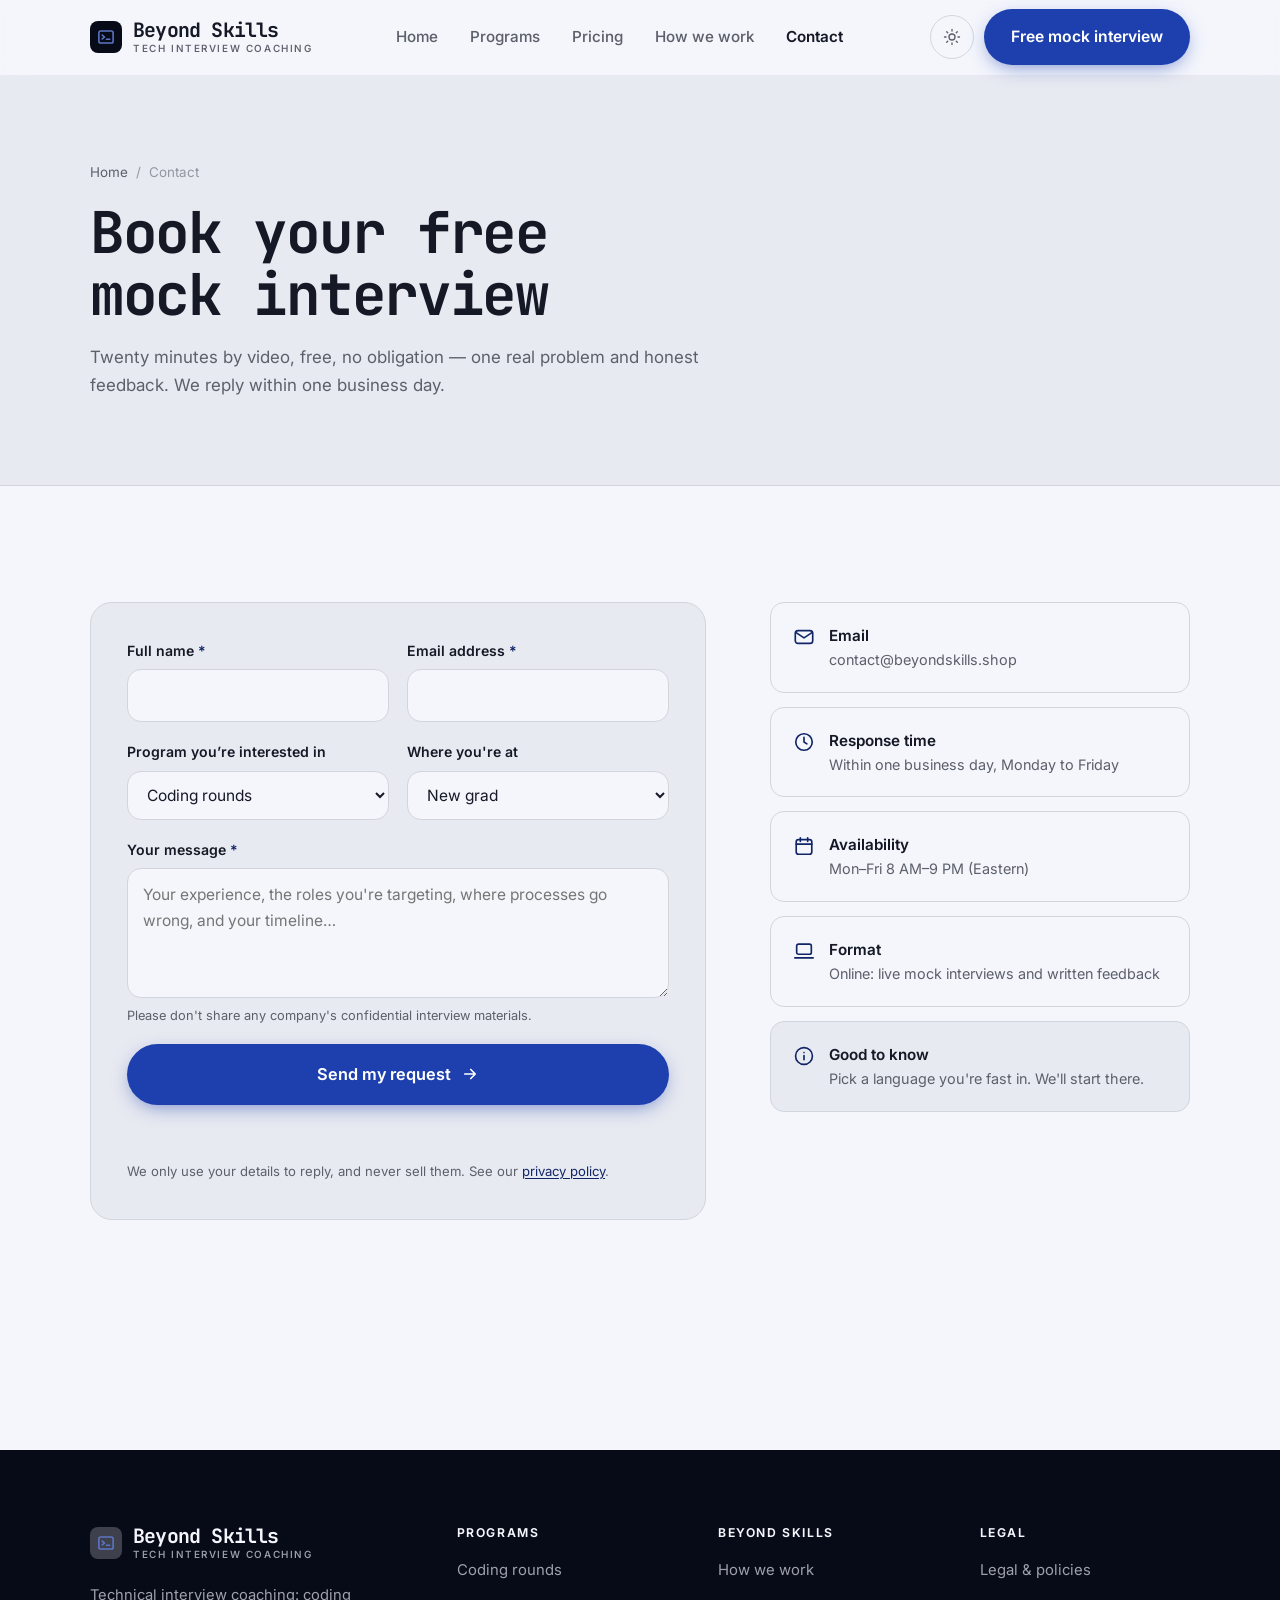
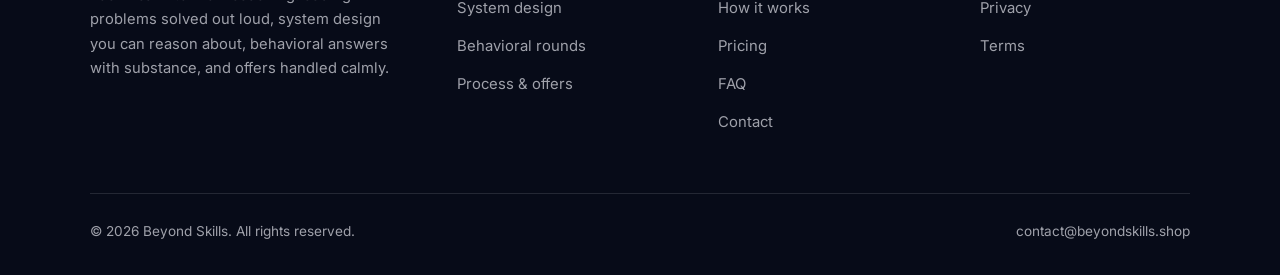
<file: contact.html>
<!DOCTYPE html>
<html lang="en" class="no-js">
<head>
<meta charset="utf-8">
<meta name="viewport" content="width=device-width, initial-scale=1">
<title>Contact — Beyond Skills</title>
<meta name="description" content="Book your free 20-minute mock interview. We reply within one business day.">
<link rel="canonical" href="https://beyondskills.shop/contact.html">

<meta property="og:type" content="website">
<meta property="og:url" content="https://beyondskills.shop/contact.html">
<meta property="og:site_name" content="Beyond Skills">
<meta property="og:locale" content="en_US">
<meta property="og:title" content="Contact — Beyond Skills">
<meta property="og:description" content="Book your free 20-minute mock interview. We reply within one business day.">
<meta name="theme-color" content="#070b18">

<link rel="icon" href="assets/img/favicon.svg" type="image/svg+xml">
<link rel="preconnect" href="https://fonts.googleapis.com">
<link rel="preconnect" href="https://fonts.gstatic.com" crossorigin>
<link rel="stylesheet" href="https://fonts.googleapis.com/css2?family=JetBrains+Mono:wght@400..700&family=Inter:wght@400..700&display=swap">
<link rel="stylesheet" href="assets/css/style.css">

<!-- Thème appliqué avant le premier rendu (évite le flash) -->
<script>
document.documentElement.classList.remove('no-js');
(function(){try{var t=localStorage.getItem('site-theme');if(t){document.documentElement.setAttribute('data-theme',t);}}catch(e){}})();
</script>
</head>

<body>
<a class="skip-link" href="#main">Skip to main content</a>

<header class="site-header">
  <nav class="wrap nav" aria-label="Main navigation">
    <a class="brand" href="index.html">
      <svg class="brand__mark" viewBox="0 0 64 64" aria-hidden="true">
        <rect class="bm-bg" width="64" height="64" rx="16"/>
        <g class="bm-ic" transform="translate(14 14) scale(1.5)" fill="none" stroke-width="2.1" stroke-linecap="round" stroke-linejoin="round"><rect x="2.5" y="4" width="19" height="16" rx="2.5"/><path d="M7 9.5l3 2.5-3 2.5M12.5 15H17"/></g>
      </svg>
      <span>Beyond Skills<span class="brand__sub">Tech interview coaching</span></span>
    </a>

    <ul class="nav__links" id="nav-links">
      <li><a href="index.html">Home</a></li>
      <li><a href="programs.html">Programs</a></li>
      <li><a href="index.html#pricing">Pricing</a></li>
      <li><a href="about.html">How we work</a></li>
      <li><a href="contact.html" aria-current="page">Contact</a></li>
      <li><a class="btn btn--primary" href="contact.html">Free mock interview</a></li>
    </ul>

    <div class="nav__cta">
      <button class="theme-toggle" type="button" aria-label="Switch to dark theme">
        <svg class="icon-sun" viewBox="0 0 24 24" fill="none" stroke="currentColor" stroke-width="1.8" stroke-linecap="round" aria-hidden="true"><circle cx="12" cy="12" r="4"/><path d="M12 2v2m0 16v2M2 12h2m16 0h2M4.9 4.9l1.4 1.4m11.4 11.4 1.4 1.4M19.1 4.9l-1.4 1.4M6.3 17.7l-1.4 1.4"/></svg>
        <svg class="icon-moon" viewBox="0 0 24 24" fill="none" stroke="currentColor" stroke-width="1.8" stroke-linecap="round" stroke-linejoin="round" aria-hidden="true"><path d="M21 12.8A9 9 0 1 1 11.2 3a7 7 0 0 0 9.8 9.8z"/></svg>
      </button>
      <a class="btn btn--primary" href="contact.html">Free mock interview</a>
      <button class="nav__toggle" type="button" aria-expanded="false" aria-controls="nav-links" aria-label="Open menu">
        <svg class="icon-open" viewBox="0 0 24 24" fill="none" stroke="currentColor" stroke-width="2" stroke-linecap="round" aria-hidden="true"><path d="M3 6h18M3 12h18M3 18h18"/></svg>
        <svg class="icon-close" viewBox="0 0 24 24" fill="none" stroke="currentColor" stroke-width="2" stroke-linecap="round" aria-hidden="true"><path d="M6 6l12 12M18 6L6 18"/></svg>
      </button>
    </div>
  </nav>
</header>

<main id="main">

<section class="page-head">
  <div class="wrap">
    <nav class="breadcrumb" aria-label="Breadcrumb">
      <a href="index.html">Home</a><span>/</span><span aria-current="page">Contact</span>
    </nav>
    <h1>Book your free mock interview</h1>
    <p>Twenty minutes by video, free, no obligation — one real problem and honest feedback. We reply within one business day.</p>
  </div>
</section>

<section class="section wrap">
  <div class="form-layout">

    <!--
      FORM: the action attribute holds a placeholder id. Create a free form at
      https://formspree.io and replace VOTRE_ID_FORMSPREE. Until then, the button
      opens the visitor's email app with a pre-filled message to contact@beyondskills.shop.
    -->
    <form class="form" id="contact-form" action="https://formspree.io/f/VOTRE_ID_FORMSPREE" method="POST"
          data-email="contact@beyondskills.shop" data-subject="Mock interview request"
          data-msg-mail="Your email app will open with the message ready to send." data-msg-sending="Sending…"
          data-msg-ok="Thanks! Your message is on its way. We reply within one business day." data-msg-err="Sending failed. Please email us directly at">
      <div class="form__row">
        <div class="field">
          <label for="nom">Full name <span class="req" aria-hidden="true">*</span></label>
          <input type="text" id="nom" name="nom" autocomplete="name" required>
        </div>
        <div class="field">
          <label for="email">Email address <span class="req" aria-hidden="true">*</span></label>
          <input type="email" id="email" name="email" autocomplete="email" required>
        </div>
      </div>

      <div class="form__row">
        <div class="field">
          <label for="programme">Program you’re interested in</label>
          <select id="programme" name="programme">
            <option>Coding rounds</option>
            <option>System design</option>
            <option>Behavioral rounds</option>
            <option>Process &amp; offers</option>
            <option>Not sure yet</option>
          </select>
        </div>
        <div class="field">
          <label for="niveau">Where you're at</label>
          <select id="niveau" name="niveau">
            <option>New grad</option>
            <option>A few years in</option>
            <option>Senior, rusty at interviews</option>
            <option>Onsites booked</option>
          </select>
        </div>
      </div>

      <div class="field">
        <label for="message">Your message <span class="req" aria-hidden="true">*</span></label>
        <textarea id="message" name="message" required placeholder="Your experience, the roles you're targeting, where processes go wrong, and your timeline…"></textarea>
        <span class="field__hint">Please don't share any company's confidential interview materials.</span>
      </div>

      <!-- Bot trap: hidden from humans -->
      <div class="visually-hidden" aria-hidden="true">
        <label for="site-web">Leave this field empty</label>
        <input type="text" id="site-web" name="_gotcha" tabindex="-1" autocomplete="off">
      </div>

      <button class="btn btn--primary btn--lg" type="submit">Send my request <svg viewBox="0 0 24 24" fill="none" stroke="currentColor" stroke-width="2.2" stroke-linecap="round" stroke-linejoin="round" aria-hidden="true"><path d="M5 12h14M13 6l6 6-6 6"/></svg></button>

      <p id="form-status" class="form__status" role="status" aria-live="polite"></p>

      <p class="form__note">
        We only use your details to reply, and never sell them. See our <a href="legal.html#privacy">privacy policy</a>.
      </p>
    </form>

    <aside class="contact-aside">
      <div class="contact-card">
        <svg viewBox="0 0 24 24" fill="none" stroke="currentColor" stroke-width="1.8" stroke-linecap="round" stroke-linejoin="round" aria-hidden="true"><rect x="2.5" y="5" width="19" height="14" rx="3"/><path d="M3 7l9 6 9-6"/></svg>
        <div><b>Email</b><a href="mailto:contact@beyondskills.shop">contact@beyondskills.shop</a></div>
      </div>
      <div class="contact-card">
        <svg viewBox="0 0 24 24" fill="none" stroke="currentColor" stroke-width="1.8" stroke-linecap="round" stroke-linejoin="round" aria-hidden="true"><circle cx="12" cy="12" r="9"/><path d="M12 7v5l3.2 2"/></svg>
        <div><b>Response time</b><span>Within one business day, Monday to Friday</span></div>
      </div>
      <div class="contact-card">
        <svg viewBox="0 0 24 24" fill="none" stroke="currentColor" stroke-width="1.8" stroke-linecap="round" stroke-linejoin="round" aria-hidden="true"><rect x="3.5" y="5" width="17" height="16" rx="2.5"/><path d="M8 3v4M16 3v4M3.5 10h17"/></svg>
        <div><b>Availability</b><span>Mon–Fri 8 AM–9 PM (Eastern)</span></div>
      </div>
      <div class="contact-card">
        <svg viewBox="0 0 24 24" fill="none" stroke="currentColor" stroke-width="1.8" stroke-linecap="round" stroke-linejoin="round" aria-hidden="true"><rect x="4" y="4.5" width="16" height="11" rx="2"/><path d="M2 19.5h20"/></svg>
        <div><b>Format</b><span>Online: live mock interviews and written feedback</span></div>
      </div>
      <div class="contact-card contact-card--soft">
        <svg viewBox="0 0 24 24" fill="none" stroke="currentColor" stroke-width="1.8" stroke-linecap="round" stroke-linejoin="round" aria-hidden="true"><circle cx="12" cy="12" r="9.2"/><path d="M12 16v-4.5M12 8.2v.1"/></svg>
        <div><b>Good to know</b><span>Pick a language you're fast in. We'll start there.</span></div>
      </div>
    </aside>

  </div>
</section>

</main>

<footer class="site-footer">
  <div class="wrap">
    <div class="footer__grid">
      <div class="footer__brand">
        <a class="brand" href="index.html">
          <svg class="brand__mark" viewBox="0 0 64 64" aria-hidden="true">
        <rect class="bm-bg" width="64" height="64" rx="16"/>
        <g class="bm-ic" transform="translate(14 14) scale(1.5)" fill="none" stroke-width="2.1" stroke-linecap="round" stroke-linejoin="round"><rect x="2.5" y="4" width="19" height="16" rx="2.5"/><path d="M7 9.5l3 2.5-3 2.5M12.5 15H17"/></g>
      </svg>
          <span>Beyond Skills<span class="brand__sub">Tech interview coaching</span></span>
        </a>
        <p>Technical interview coaching: coding problems solved out loud, system design you can reason about, behavioral answers with substance, and offers handled calmly.</p>
      </div>

      <div class="footer__col">
        <h4>Programs</h4>
        <ul>
          <li><a href="programs.html#coding">Coding rounds</a></li>
          <li><a href="programs.html#design">System design</a></li>
          <li><a href="programs.html#behavioral">Behavioral rounds</a></li>
          <li><a href="programs.html#offers">Process &amp; offers</a></li>
        </ul>
      </div>

      <div class="footer__col">
        <h4>Beyond Skills</h4>
        <ul>
          <li><a href="about.html">How we work</a></li>
          <li><a href="index.html#how-it-works">How it works</a></li>
          <li><a href="index.html#pricing">Pricing</a></li>
          <li><a href="index.html#faq">FAQ</a></li>
          <li><a href="contact.html">Contact</a></li>
        </ul>
      </div>

      <div class="footer__col">
        <h4>Legal</h4>
        <ul>
          <li><a href="legal.html">Legal &amp; policies</a></li>
          <li><a href="legal.html#privacy">Privacy</a></li>
          <li><a href="legal.html#terms">Terms</a></li>
        </ul>
      </div>
    </div>

    <div class="footer__bottom">
      <p>© <span data-year>2026</span> Beyond Skills. All rights reserved.</p>
      <p><a href="mailto:contact@beyondskills.shop">contact@beyondskills.shop</a></p>
    </div>
  </div>
</footer>

<script src="assets/js/main.js" defer></script>
</body>
</html>
</file>
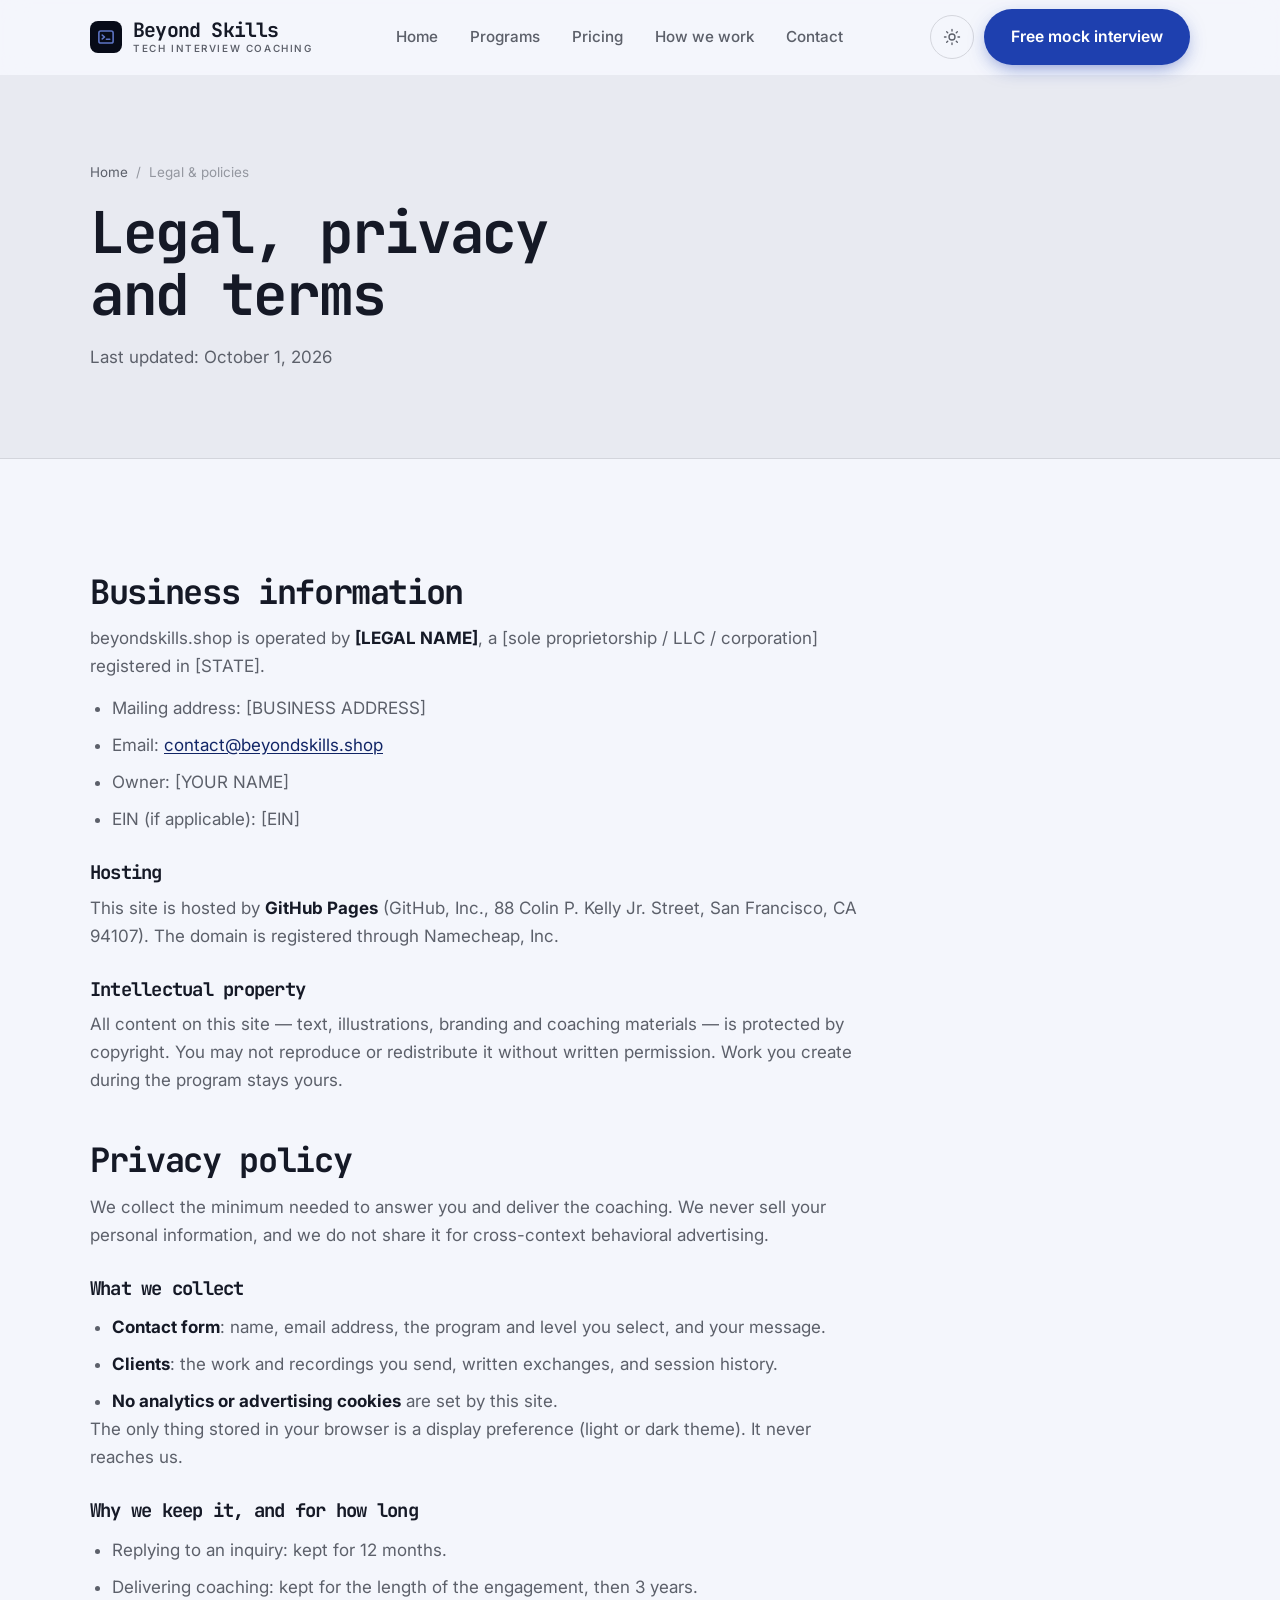
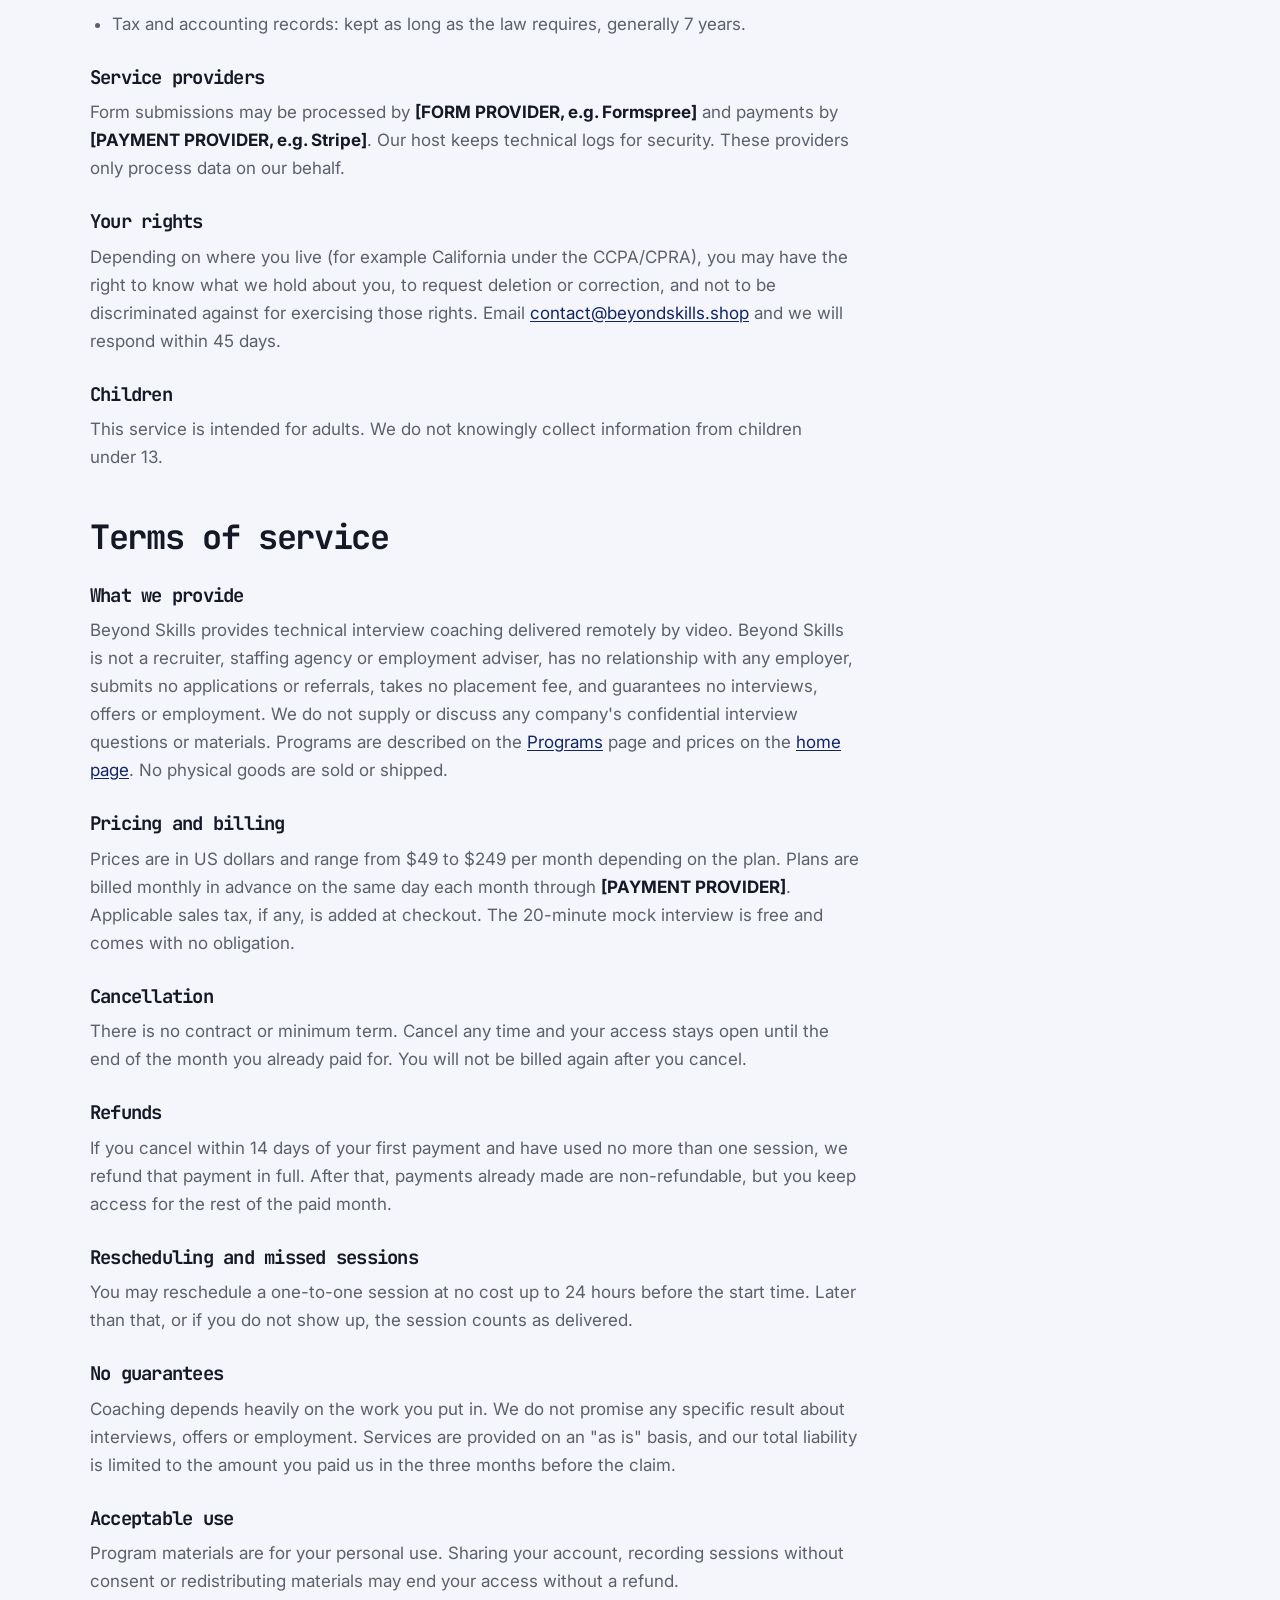
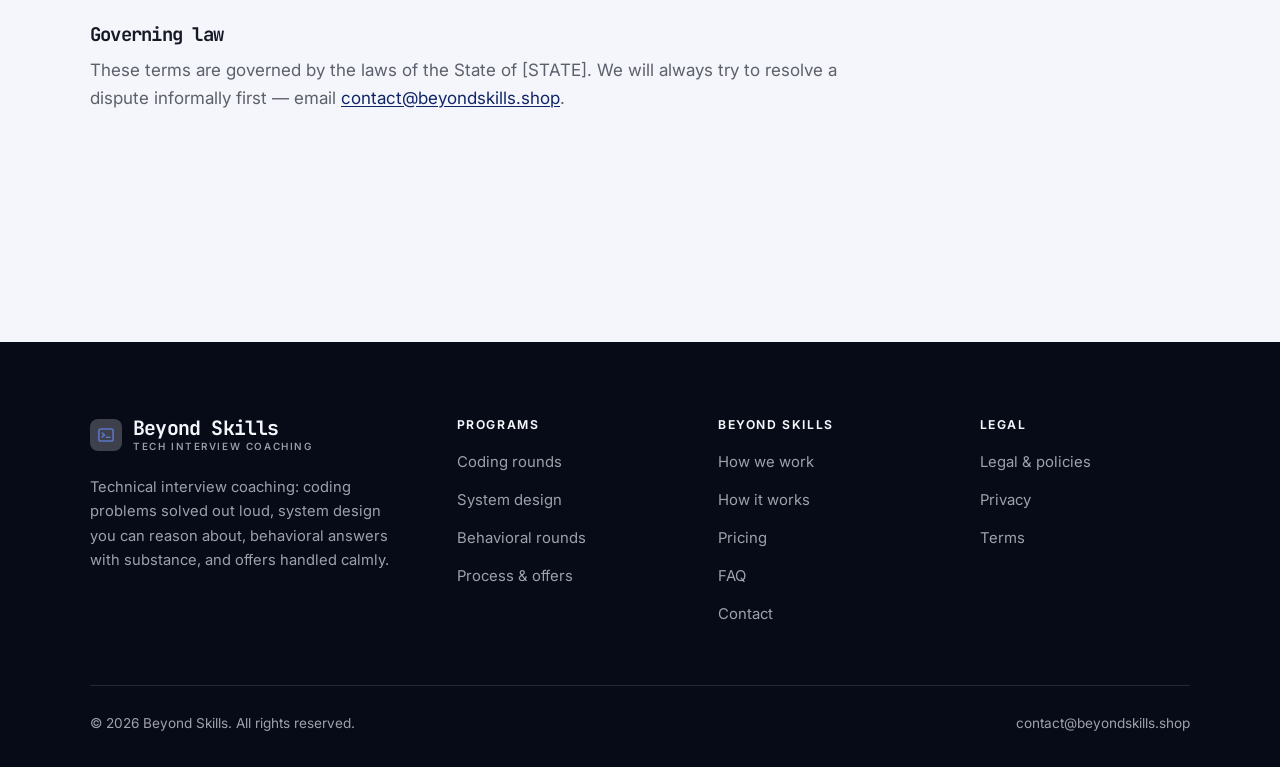
<file: legal.html>
<!DOCTYPE html>
<html lang="en" class="no-js">
<head>
<meta charset="utf-8">
<meta name="viewport" content="width=device-width, initial-scale=1">
<title>Legal, privacy and terms — Beyond Skills</title>
<meta name="description" content="Business information, privacy policy and terms of service for Beyond Skills.">
<meta name="robots" content="noindex">

<meta property="og:type" content="website">
<meta property="og:url" content="https://beyondskills.shop/legal.html">
<meta property="og:site_name" content="Beyond Skills">
<meta property="og:locale" content="en_US">
<meta property="og:title" content="Legal, privacy and terms — Beyond Skills">
<meta property="og:description" content="Business information, privacy policy and terms of service for Beyond Skills.">
<meta name="theme-color" content="#070b18">

<link rel="icon" href="assets/img/favicon.svg" type="image/svg+xml">
<link rel="preconnect" href="https://fonts.googleapis.com">
<link rel="preconnect" href="https://fonts.gstatic.com" crossorigin>
<link rel="stylesheet" href="https://fonts.googleapis.com/css2?family=JetBrains+Mono:wght@400..700&family=Inter:wght@400..700&display=swap">
<link rel="stylesheet" href="assets/css/style.css">

<!-- Thème appliqué avant le premier rendu (évite le flash) -->
<script>
document.documentElement.classList.remove('no-js');
(function(){try{var t=localStorage.getItem('site-theme');if(t){document.documentElement.setAttribute('data-theme',t);}}catch(e){}})();
</script>
</head>

<body>
<a class="skip-link" href="#main">Skip to main content</a>

<header class="site-header">
  <nav class="wrap nav" aria-label="Main navigation">
    <a class="brand" href="index.html">
      <svg class="brand__mark" viewBox="0 0 64 64" aria-hidden="true">
        <rect class="bm-bg" width="64" height="64" rx="16"/>
        <g class="bm-ic" transform="translate(14 14) scale(1.5)" fill="none" stroke-width="2.1" stroke-linecap="round" stroke-linejoin="round"><rect x="2.5" y="4" width="19" height="16" rx="2.5"/><path d="M7 9.5l3 2.5-3 2.5M12.5 15H17"/></g>
      </svg>
      <span>Beyond Skills<span class="brand__sub">Tech interview coaching</span></span>
    </a>

    <ul class="nav__links" id="nav-links">
      <li><a href="index.html">Home</a></li>
      <li><a href="programs.html">Programs</a></li>
      <li><a href="index.html#pricing">Pricing</a></li>
      <li><a href="about.html">How we work</a></li>
      <li><a href="contact.html">Contact</a></li>
      <li><a class="btn btn--primary" href="contact.html">Free mock interview</a></li>
    </ul>

    <div class="nav__cta">
      <button class="theme-toggle" type="button" aria-label="Switch to dark theme">
        <svg class="icon-sun" viewBox="0 0 24 24" fill="none" stroke="currentColor" stroke-width="1.8" stroke-linecap="round" aria-hidden="true"><circle cx="12" cy="12" r="4"/><path d="M12 2v2m0 16v2M2 12h2m16 0h2M4.9 4.9l1.4 1.4m11.4 11.4 1.4 1.4M19.1 4.9l-1.4 1.4M6.3 17.7l-1.4 1.4"/></svg>
        <svg class="icon-moon" viewBox="0 0 24 24" fill="none" stroke="currentColor" stroke-width="1.8" stroke-linecap="round" stroke-linejoin="round" aria-hidden="true"><path d="M21 12.8A9 9 0 1 1 11.2 3a7 7 0 0 0 9.8 9.8z"/></svg>
      </button>
      <a class="btn btn--primary" href="contact.html">Free mock interview</a>
      <button class="nav__toggle" type="button" aria-expanded="false" aria-controls="nav-links" aria-label="Open menu">
        <svg class="icon-open" viewBox="0 0 24 24" fill="none" stroke="currentColor" stroke-width="2" stroke-linecap="round" aria-hidden="true"><path d="M3 6h18M3 12h18M3 18h18"/></svg>
        <svg class="icon-close" viewBox="0 0 24 24" fill="none" stroke="currentColor" stroke-width="2" stroke-linecap="round" aria-hidden="true"><path d="M6 6l12 12M18 6L6 18"/></svg>
      </button>
    </div>
  </nav>
</header>

<main id="main">

<section class="page-head">
  <div class="wrap">
    <nav class="breadcrumb" aria-label="Breadcrumb">
      <a href="index.html">Home</a><span>/</span><span aria-current="page">Legal &amp; policies</span>
    </nav>
    <h1>Legal, privacy and terms</h1>
    <p>Last updated: <time datetime="2026-10-01">October 1, 2026</time></p>
  </div>
</section>

<section class="section wrap">
  <div class="prose">

    <!--
      TO DO: this is a skeleton, not legal advice. Replace every [BRACKET] with
      your real details before selling, and have a lawyer review it if you can.
      Consumer protection rules differ by state.
    -->

    <h2 id="business">Business information</h2>
    <p>
      beyondskills.shop is operated by <strong>[LEGAL NAME]</strong>, a [sole proprietorship / LLC / corporation]
      registered in [STATE].
    </p>
    <ul>
      <li>Mailing address: [BUSINESS ADDRESS]</li>
      <li>Email: <a href="mailto:contact@beyondskills.shop">contact@beyondskills.shop</a></li>
      <li>Owner: [YOUR NAME]</li>
      <li>EIN (if applicable): [EIN]</li>
    </ul>

    <h3>Hosting</h3>
    <p>
      This site is hosted by <strong>GitHub Pages</strong> (GitHub, Inc., 88 Colin P. Kelly Jr. Street,
      San Francisco, CA 94107). The domain is registered through Namecheap, Inc.
    </p>

    <h3>Intellectual property</h3>
    <p>
      All content on this site — text, illustrations, branding and coaching materials — is protected by
      copyright. You may not reproduce or redistribute it without written permission. Work you create during
      the program stays yours.
    </p>

    <h2 id="privacy">Privacy policy</h2>
    <p>
      We collect the minimum needed to answer you and deliver the coaching. We never sell your personal
      information, and we do not share it for cross-context behavioral advertising.
    </p>
    <h3>What we collect</h3>
    <ul>
      <li><strong>Contact form</strong>: name, email address, the program and level you select, and your message.</li>
      <li><strong>Clients</strong>: the work and recordings you send, written exchanges, and session history.</li>
      <li><strong>No analytics or advertising cookies</strong> are set by this site.</li>
    </ul>
    <p>
      The only thing stored in your browser is a display preference (light or dark theme). It never reaches us.
    </p>
    <h3>Why we keep it, and for how long</h3>
    <ul>
      <li>Replying to an inquiry: kept for 12 months.</li>
      <li>Delivering coaching: kept for the length of the engagement, then 3 years.</li>
      <li>Tax and accounting records: kept as long as the law requires, generally 7 years.</li>
    </ul>
    <h3>Service providers</h3>
    <p>
      Form submissions may be processed by <strong>[FORM PROVIDER, e.g. Formspree]</strong> and payments by
      <strong>[PAYMENT PROVIDER, e.g. Stripe]</strong>. Our host keeps technical logs for security. These
      providers only process data on our behalf.
    </p>
    <h3>Your rights</h3>
    <p>
      Depending on where you live (for example California under the CCPA/CPRA), you may have the right to
      know what we hold about you, to request deletion or correction, and not to be discriminated against for
      exercising those rights. Email <a href="mailto:contact@beyondskills.shop">contact@beyondskills.shop</a> and we will respond within 45 days.
    </p>
    <h3>Children</h3>
    <p>
      This service is intended for adults. We do not knowingly collect information from children under 13.
    </p>

    <h2 id="terms">Terms of service</h2>
    <h3>What we provide</h3>
    <p>
      Beyond Skills provides technical interview coaching delivered remotely by video. Beyond Skills is not a recruiter, staffing agency or employment adviser, has no relationship with any employer, submits no applications or referrals, takes no placement fee, and guarantees no interviews, offers or employment. We do not supply or discuss any company's confidential interview questions or materials. Programs are described on the
      <a href="programs.html">Programs</a> page and prices on the <a href="index.html#pricing">home page</a>.
      No physical goods are sold or shipped.
    </p>
    <h3>Pricing and billing</h3>
    <p>
      Prices are in US dollars and range from $49 to $249 per month
      depending on the plan. Plans are billed monthly in advance on the same day each month through
      <strong>[PAYMENT PROVIDER]</strong>. Applicable sales tax, if any, is added at checkout.
      The 20-minute mock interview is free and comes with no obligation.
    </p>
    <h3>Cancellation</h3>
    <p>
      There is no contract or minimum term. Cancel any time and your access stays open until the end of the
      month you already paid for. You will not be billed again after you cancel.
    </p>
    <h3>Refunds</h3>
    <p>
      If you cancel within 14 days of your first payment and have used no more than one session, we refund
      that payment in full. After that, payments already made are non-refundable, but you keep access for the
      rest of the paid month.
    </p>
    <h3>Rescheduling and missed sessions</h3>
    <p>
      You may reschedule a one-to-one session at no cost up to 24 hours before the start time. Later than
      that, or if you do not show up, the session counts as delivered.
    </p>
    <h3>No guarantees</h3>
    <p>
      Coaching depends heavily on the work you put in. We do not promise any specific result
      about interviews, offers or employment. Services are provided on an "as is" basis, and our total
      liability is limited to the amount you paid us in the three months before the claim.
    </p>
    <h3>Acceptable use</h3>
    <p>
      Program materials are for your personal use. Sharing your account, recording sessions without consent
      or redistributing materials may end your access without a refund.
    </p>
    <h3>Governing law</h3>
    <p>
      These terms are governed by the laws of the State of [STATE]. We will always try to resolve a dispute
      informally first — email <a href="mailto:contact@beyondskills.shop">contact@beyondskills.shop</a>.
    </p>

  </div>
</section>

</main>

<footer class="site-footer">
  <div class="wrap">
    <div class="footer__grid">
      <div class="footer__brand">
        <a class="brand" href="index.html">
          <svg class="brand__mark" viewBox="0 0 64 64" aria-hidden="true">
        <rect class="bm-bg" width="64" height="64" rx="16"/>
        <g class="bm-ic" transform="translate(14 14) scale(1.5)" fill="none" stroke-width="2.1" stroke-linecap="round" stroke-linejoin="round"><rect x="2.5" y="4" width="19" height="16" rx="2.5"/><path d="M7 9.5l3 2.5-3 2.5M12.5 15H17"/></g>
      </svg>
          <span>Beyond Skills<span class="brand__sub">Tech interview coaching</span></span>
        </a>
        <p>Technical interview coaching: coding problems solved out loud, system design you can reason about, behavioral answers with substance, and offers handled calmly.</p>
      </div>

      <div class="footer__col">
        <h4>Programs</h4>
        <ul>
          <li><a href="programs.html#coding">Coding rounds</a></li>
          <li><a href="programs.html#design">System design</a></li>
          <li><a href="programs.html#behavioral">Behavioral rounds</a></li>
          <li><a href="programs.html#offers">Process &amp; offers</a></li>
        </ul>
      </div>

      <div class="footer__col">
        <h4>Beyond Skills</h4>
        <ul>
          <li><a href="about.html">How we work</a></li>
          <li><a href="index.html#how-it-works">How it works</a></li>
          <li><a href="index.html#pricing">Pricing</a></li>
          <li><a href="index.html#faq">FAQ</a></li>
          <li><a href="contact.html">Contact</a></li>
        </ul>
      </div>

      <div class="footer__col">
        <h4>Legal</h4>
        <ul>
          <li><a href="legal.html">Legal &amp; policies</a></li>
          <li><a href="legal.html#privacy">Privacy</a></li>
          <li><a href="legal.html#terms">Terms</a></li>
        </ul>
      </div>
    </div>

    <div class="footer__bottom">
      <p>© <span data-year>2026</span> Beyond Skills. All rights reserved.</p>
      <p><a href="mailto:contact@beyondskills.shop">contact@beyondskills.shop</a></p>
    </div>
  </div>
</footer>

<script src="assets/js/main.js" defer></script>
</body>
</html>
</file>
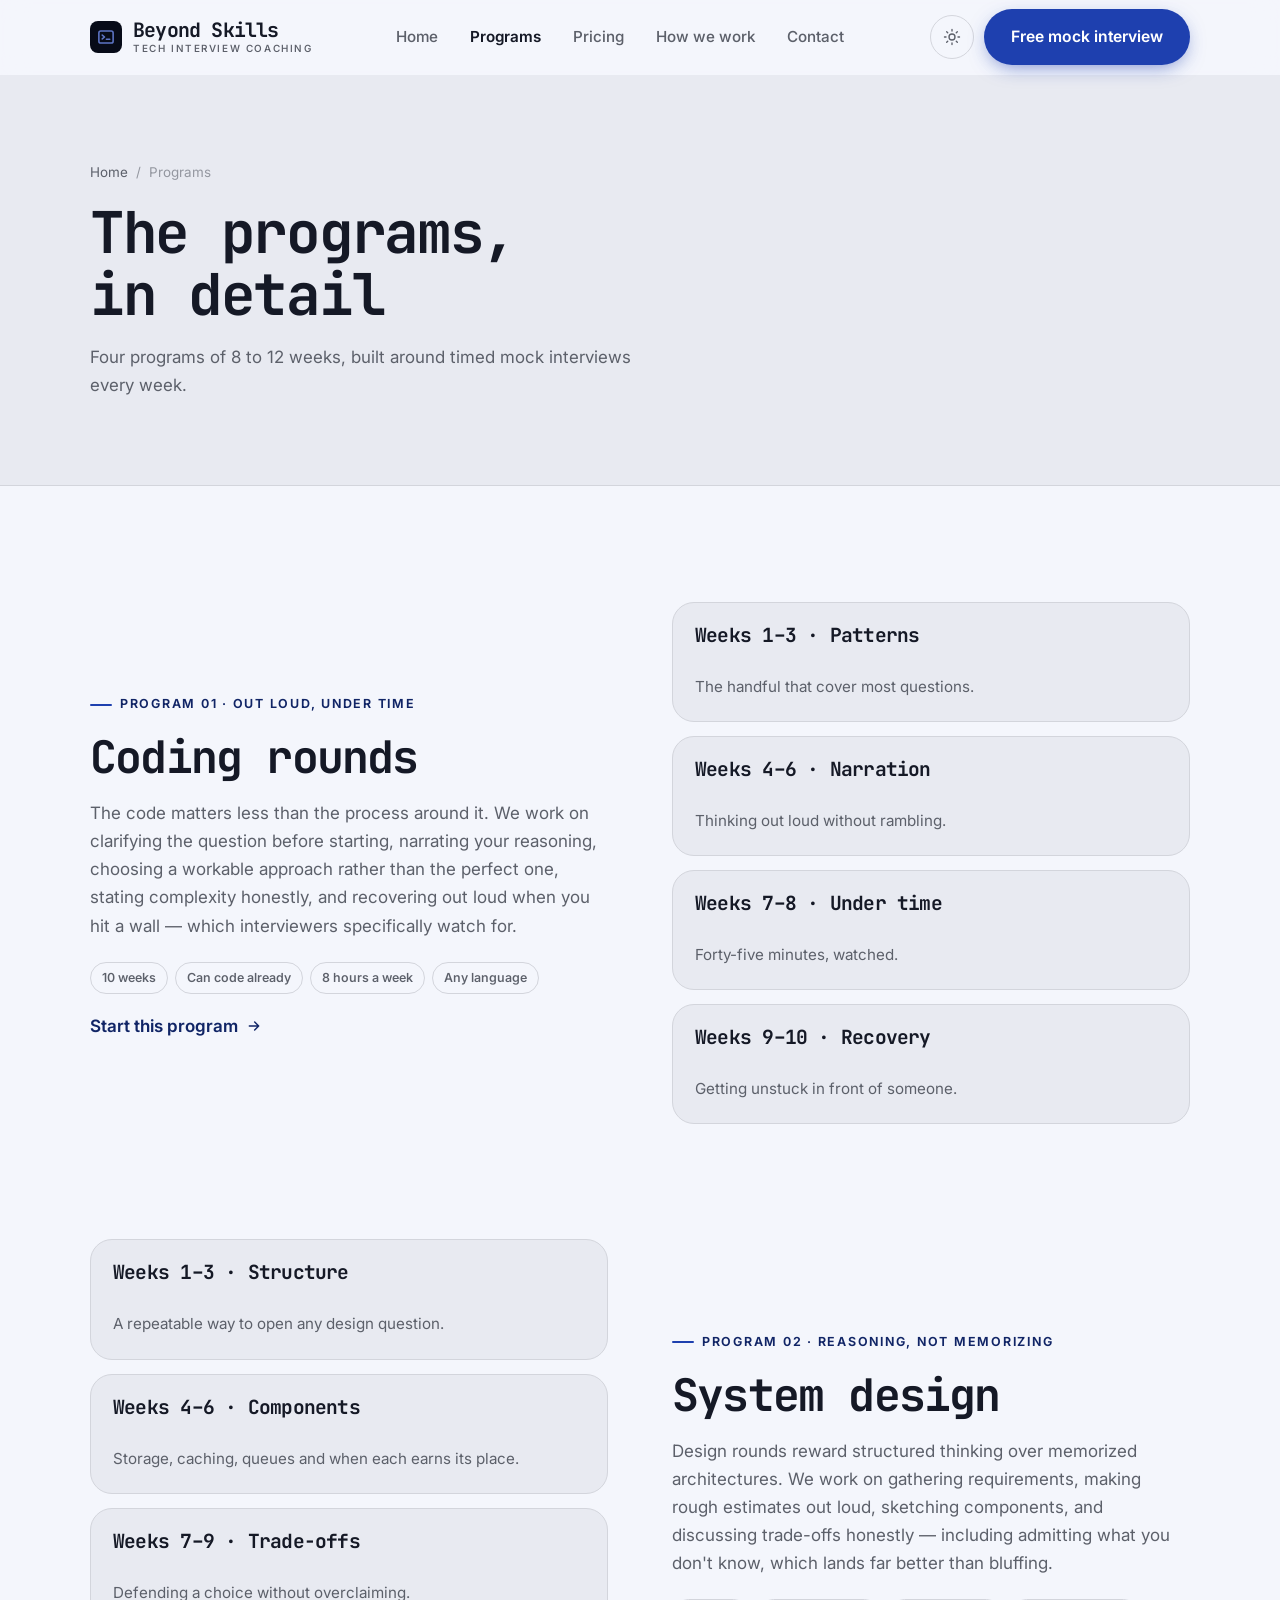
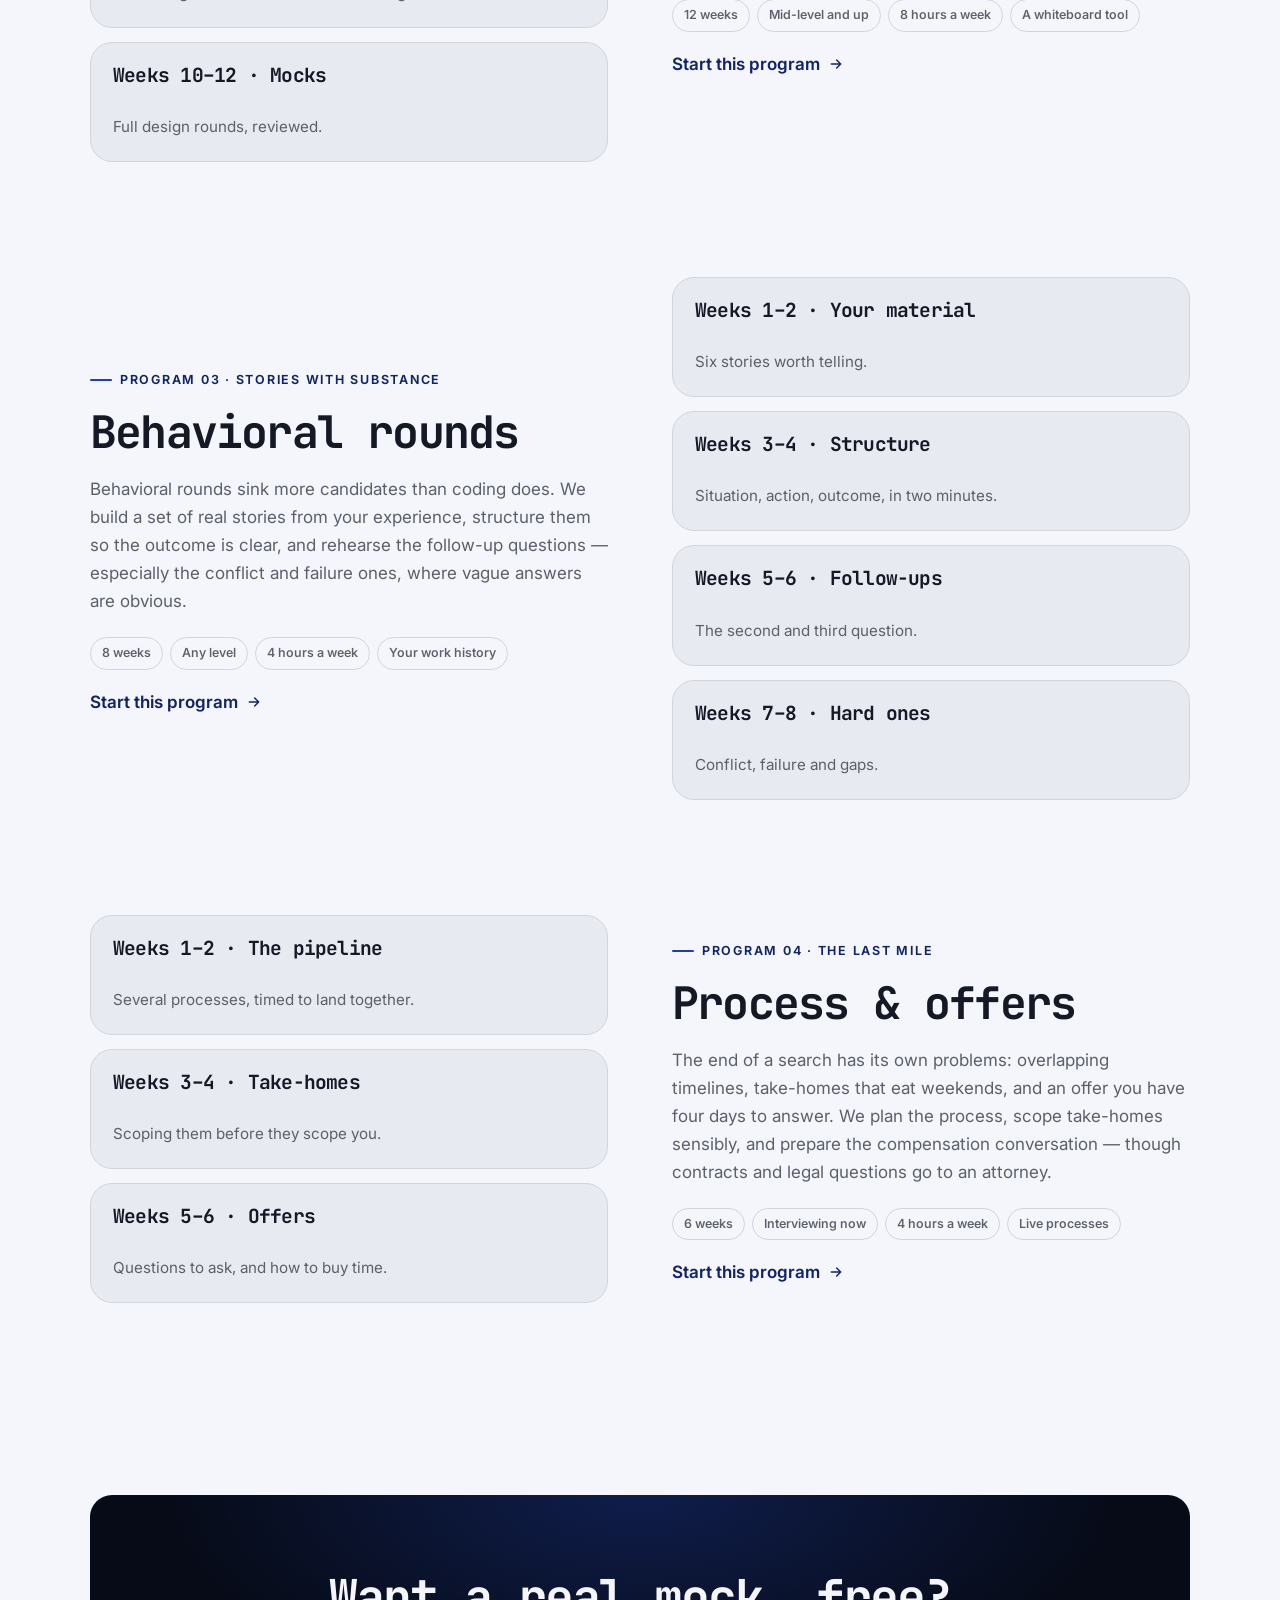
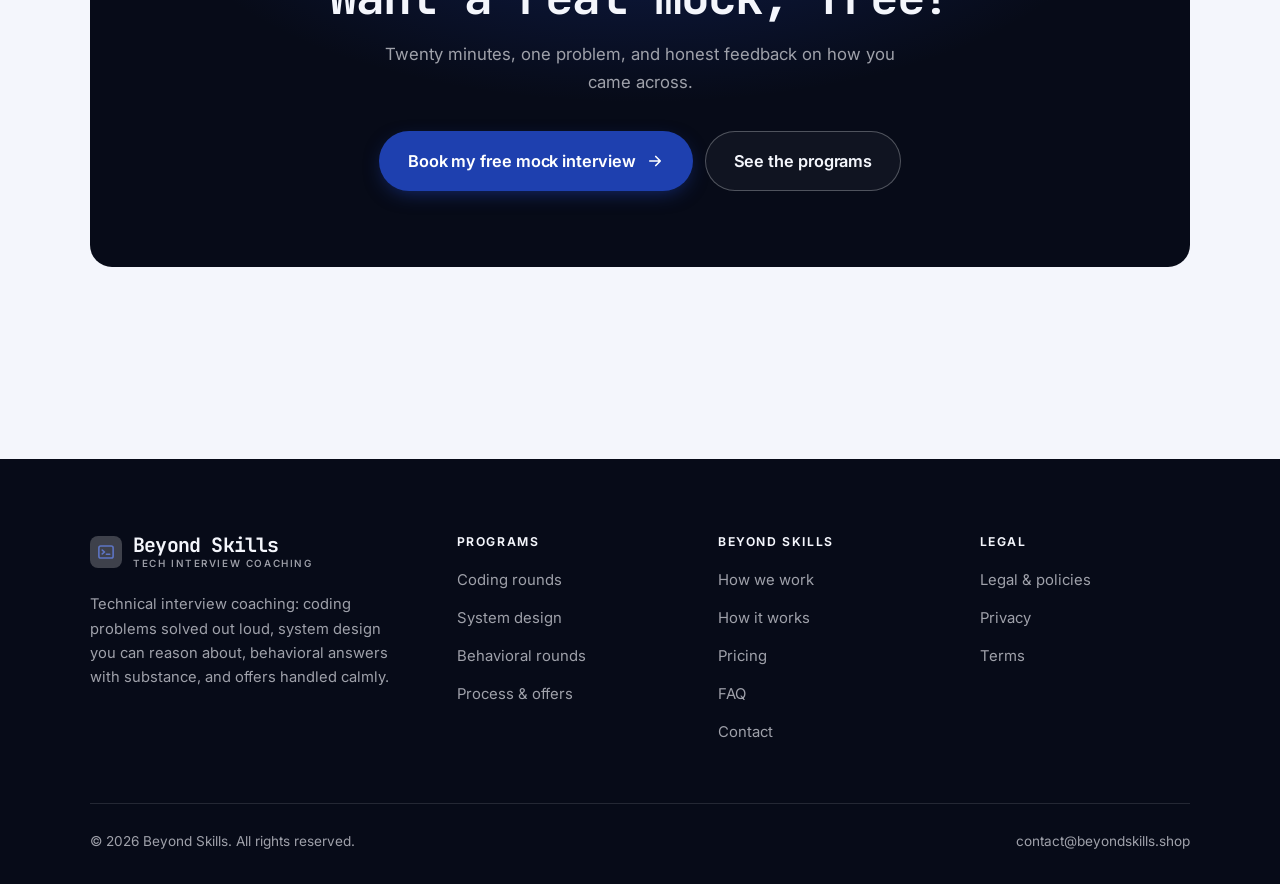
<file: programs.html>
<!DOCTYPE html>
<html lang="en" class="no-js">
<head>
<meta charset="utf-8">
<meta name="viewport" content="width=device-width, initial-scale=1">
<title>Programs — Beyond Skills</title>
<meta name="description" content="Technical interview coaching programs: coding rounds, system design, behavioral rounds, process and offers.">
<link rel="canonical" href="https://beyondskills.shop/programs.html">

<meta property="og:type" content="website">
<meta property="og:url" content="https://beyondskills.shop/programs.html">
<meta property="og:site_name" content="Beyond Skills">
<meta property="og:locale" content="en_US">
<meta property="og:title" content="Programs — Beyond Skills">
<meta property="og:description" content="Technical interview coaching programs: coding rounds, system design, behavioral rounds, process and offers.">
<meta name="theme-color" content="#070b18">

<link rel="icon" href="assets/img/favicon.svg" type="image/svg+xml">
<link rel="preconnect" href="https://fonts.googleapis.com">
<link rel="preconnect" href="https://fonts.gstatic.com" crossorigin>
<link rel="stylesheet" href="https://fonts.googleapis.com/css2?family=JetBrains+Mono:wght@400..700&family=Inter:wght@400..700&display=swap">
<link rel="stylesheet" href="assets/css/style.css">

<!-- Thème appliqué avant le premier rendu (évite le flash) -->
<script>
document.documentElement.classList.remove('no-js');
(function(){try{var t=localStorage.getItem('site-theme');if(t){document.documentElement.setAttribute('data-theme',t);}}catch(e){}})();
</script>
</head>

<body>
<a class="skip-link" href="#main">Skip to main content</a>

<header class="site-header">
  <nav class="wrap nav" aria-label="Main navigation">
    <a class="brand" href="index.html">
      <svg class="brand__mark" viewBox="0 0 64 64" aria-hidden="true">
        <rect class="bm-bg" width="64" height="64" rx="16"/>
        <g class="bm-ic" transform="translate(14 14) scale(1.5)" fill="none" stroke-width="2.1" stroke-linecap="round" stroke-linejoin="round"><rect x="2.5" y="4" width="19" height="16" rx="2.5"/><path d="M7 9.5l3 2.5-3 2.5M12.5 15H17"/></g>
      </svg>
      <span>Beyond Skills<span class="brand__sub">Tech interview coaching</span></span>
    </a>

    <ul class="nav__links" id="nav-links">
      <li><a href="index.html">Home</a></li>
      <li><a href="programs.html" aria-current="page">Programs</a></li>
      <li><a href="index.html#pricing">Pricing</a></li>
      <li><a href="about.html">How we work</a></li>
      <li><a href="contact.html">Contact</a></li>
      <li><a class="btn btn--primary" href="contact.html">Free mock interview</a></li>
    </ul>

    <div class="nav__cta">
      <button class="theme-toggle" type="button" aria-label="Switch to dark theme">
        <svg class="icon-sun" viewBox="0 0 24 24" fill="none" stroke="currentColor" stroke-width="1.8" stroke-linecap="round" aria-hidden="true"><circle cx="12" cy="12" r="4"/><path d="M12 2v2m0 16v2M2 12h2m16 0h2M4.9 4.9l1.4 1.4m11.4 11.4 1.4 1.4M19.1 4.9l-1.4 1.4M6.3 17.7l-1.4 1.4"/></svg>
        <svg class="icon-moon" viewBox="0 0 24 24" fill="none" stroke="currentColor" stroke-width="1.8" stroke-linecap="round" stroke-linejoin="round" aria-hidden="true"><path d="M21 12.8A9 9 0 1 1 11.2 3a7 7 0 0 0 9.8 9.8z"/></svg>
      </button>
      <a class="btn btn--primary" href="contact.html">Free mock interview</a>
      <button class="nav__toggle" type="button" aria-expanded="false" aria-controls="nav-links" aria-label="Open menu">
        <svg class="icon-open" viewBox="0 0 24 24" fill="none" stroke="currentColor" stroke-width="2" stroke-linecap="round" aria-hidden="true"><path d="M3 6h18M3 12h18M3 18h18"/></svg>
        <svg class="icon-close" viewBox="0 0 24 24" fill="none" stroke="currentColor" stroke-width="2" stroke-linecap="round" aria-hidden="true"><path d="M6 6l12 12M18 6L6 18"/></svg>
      </button>
    </div>
  </nav>
</header>

<main id="main">

<section class="page-head">
  <div class="wrap">
    <nav class="breadcrumb" aria-label="Breadcrumb">
      <a href="index.html">Home</a><span>/</span><span aria-current="page">Programs</span>
    </nav>
    <h1>The programs, in detail</h1>
    <p>Four programs of 8 to 12 weeks, built around timed mock interviews every week.</p>
  </div>
</section>

<section class="section wrap" id="coding">
  <div class="split reveal">
    <div>
      <span class="eyebrow">Program 01 · Out loud, under time</span>
      <h2>Coding rounds</h2>
      <p>The code matters less than the process around it. We work on clarifying the question before starting, narrating your reasoning, choosing a workable approach rather than the perfect one, stating complexity honestly, and recovering out loud when you hit a wall — which interviewers specifically watch for.</p>
      <ul class="tags"><li>10 weeks</li><li>Can code already</li><li>8 hours a week</li><li>Any language</li></ul>
      <p><a class="arrow-link" href="contact.html">Start this program <svg viewBox="0 0 24 24" fill="none" stroke="currentColor" stroke-width="2.2" stroke-linecap="round" stroke-linejoin="round" aria-hidden="true"><path d="M5 12h14M13 6l6 6-6 6"/></svg></a></p>
    </div>
    <div class="grid grid--2 grid--tight">
      <article class="card card--sm">
        <h3>Weeks 1–3 · Patterns</h3>
        <p>The handful that cover most questions.</p>
      </article>
      <article class="card card--sm">
        <h3>Weeks 4–6 · Narration</h3>
        <p>Thinking out loud without rambling.</p>
      </article>
      <article class="card card--sm">
        <h3>Weeks 7–8 · Under time</h3>
        <p>Forty-five minutes, watched.</p>
      </article>
      <article class="card card--sm">
        <h3>Weeks 9–10 · Recovery</h3>
        <p>Getting unstuck in front of someone.</p>
      </article>
    </div>
  </div>
</section>

<section class="section section--flush wrap" id="design">
  <div class="split reveal">
    <div class="grid grid--2 grid--tight">
      <article class="card card--sm">
        <h3>Weeks 1–3 · Structure</h3>
        <p>A repeatable way to open any design question.</p>
      </article>
      <article class="card card--sm">
        <h3>Weeks 4–6 · Components</h3>
        <p>Storage, caching, queues and when each earns its place.</p>
      </article>
      <article class="card card--sm">
        <h3>Weeks 7–9 · Trade-offs</h3>
        <p>Defending a choice without overclaiming.</p>
      </article>
      <article class="card card--sm">
        <h3>Weeks 10–12 · Mocks</h3>
        <p>Full design rounds, reviewed.</p>
      </article>
    </div>
    <div>
      <span class="eyebrow">Program 02 · Reasoning, not memorizing</span>
      <h2>System design</h2>
      <p>Design rounds reward structured thinking over memorized architectures. We work on gathering requirements, making rough estimates out loud, sketching components, and discussing trade-offs honestly — including admitting what you don't know, which lands far better than bluffing.</p>
      <ul class="tags"><li>12 weeks</li><li>Mid-level and up</li><li>8 hours a week</li><li>A whiteboard tool</li></ul>
      <p><a class="arrow-link" href="contact.html">Start this program <svg viewBox="0 0 24 24" fill="none" stroke="currentColor" stroke-width="2.2" stroke-linecap="round" stroke-linejoin="round" aria-hidden="true"><path d="M5 12h14M13 6l6 6-6 6"/></svg></a></p>
    </div>
  </div>
</section>

<section class="section section--flush wrap" id="behavioral">
  <div class="split reveal">
    <div>
      <span class="eyebrow">Program 03 · Stories with substance</span>
      <h2>Behavioral rounds</h2>
      <p>Behavioral rounds sink more candidates than coding does. We build a set of real stories from your experience, structure them so the outcome is clear, and rehearse the follow-up questions — especially the conflict and failure ones, where vague answers are obvious.</p>
      <ul class="tags"><li>8 weeks</li><li>Any level</li><li>4 hours a week</li><li>Your work history</li></ul>
      <p><a class="arrow-link" href="contact.html">Start this program <svg viewBox="0 0 24 24" fill="none" stroke="currentColor" stroke-width="2.2" stroke-linecap="round" stroke-linejoin="round" aria-hidden="true"><path d="M5 12h14M13 6l6 6-6 6"/></svg></a></p>
    </div>
    <div class="grid grid--2 grid--tight">
      <article class="card card--sm">
        <h3>Weeks 1–2 · Your material</h3>
        <p>Six stories worth telling.</p>
      </article>
      <article class="card card--sm">
        <h3>Weeks 3–4 · Structure</h3>
        <p>Situation, action, outcome, in two minutes.</p>
      </article>
      <article class="card card--sm">
        <h3>Weeks 5–6 · Follow-ups</h3>
        <p>The second and third question.</p>
      </article>
      <article class="card card--sm">
        <h3>Weeks 7–8 · Hard ones</h3>
        <p>Conflict, failure and gaps.</p>
      </article>
    </div>
  </div>
</section>

<section class="section section--flush wrap" id="offers">
  <div class="split reveal">
    <div class="grid grid--2 grid--tight">
      <article class="card card--sm">
        <h3>Weeks 1–2 · The pipeline</h3>
        <p>Several processes, timed to land together.</p>
      </article>
      <article class="card card--sm">
        <h3>Weeks 3–4 · Take-homes</h3>
        <p>Scoping them before they scope you.</p>
      </article>
      <article class="card card--sm">
        <h3>Weeks 5–6 · Offers</h3>
        <p>Questions to ask, and how to buy time.</p>
      </article>
    </div>
    <div>
      <span class="eyebrow">Program 04 · The last mile</span>
      <h2>Process &amp; offers</h2>
      <p>The end of a search has its own problems: overlapping timelines, take-homes that eat weekends, and an offer you have four days to answer. We plan the process, scope take-homes sensibly, and prepare the compensation conversation — though contracts and legal questions go to an attorney.</p>
      <ul class="tags"><li>6 weeks</li><li>Interviewing now</li><li>4 hours a week</li><li>Live processes</li></ul>
      <p><a class="arrow-link" href="contact.html">Start this program <svg viewBox="0 0 24 24" fill="none" stroke="currentColor" stroke-width="2.2" stroke-linecap="round" stroke-linejoin="round" aria-hidden="true"><path d="M5 12h14M13 6l6 6-6 6"/></svg></a></p>
    </div>
  </div>
</section>

<section class="wrap section--tight">
  <div class="cta-band reveal">
    <h2>Want a real mock, free?</h2>
    <p>Twenty minutes, one problem, and honest feedback on how you came across.</p>
    <div class="hero__actions">
      <a class="btn btn--primary btn--lg" href="contact.html">Book my free mock interview <svg viewBox="0 0 24 24" fill="none" stroke="currentColor" stroke-width="2.2" stroke-linecap="round" stroke-linejoin="round" aria-hidden="true"><path d="M5 12h14M13 6l6 6-6 6"/></svg></a>
      <a class="btn btn--on-dark btn--lg" href="programs.html">See the programs</a>
    </div>
  </div>
</section>

</main>

<footer class="site-footer">
  <div class="wrap">
    <div class="footer__grid">
      <div class="footer__brand">
        <a class="brand" href="index.html">
          <svg class="brand__mark" viewBox="0 0 64 64" aria-hidden="true">
        <rect class="bm-bg" width="64" height="64" rx="16"/>
        <g class="bm-ic" transform="translate(14 14) scale(1.5)" fill="none" stroke-width="2.1" stroke-linecap="round" stroke-linejoin="round"><rect x="2.5" y="4" width="19" height="16" rx="2.5"/><path d="M7 9.5l3 2.5-3 2.5M12.5 15H17"/></g>
      </svg>
          <span>Beyond Skills<span class="brand__sub">Tech interview coaching</span></span>
        </a>
        <p>Technical interview coaching: coding problems solved out loud, system design you can reason about, behavioral answers with substance, and offers handled calmly.</p>
      </div>

      <div class="footer__col">
        <h4>Programs</h4>
        <ul>
          <li><a href="programs.html#coding">Coding rounds</a></li>
          <li><a href="programs.html#design">System design</a></li>
          <li><a href="programs.html#behavioral">Behavioral rounds</a></li>
          <li><a href="programs.html#offers">Process &amp; offers</a></li>
        </ul>
      </div>

      <div class="footer__col">
        <h4>Beyond Skills</h4>
        <ul>
          <li><a href="about.html">How we work</a></li>
          <li><a href="index.html#how-it-works">How it works</a></li>
          <li><a href="index.html#pricing">Pricing</a></li>
          <li><a href="index.html#faq">FAQ</a></li>
          <li><a href="contact.html">Contact</a></li>
        </ul>
      </div>

      <div class="footer__col">
        <h4>Legal</h4>
        <ul>
          <li><a href="legal.html">Legal &amp; policies</a></li>
          <li><a href="legal.html#privacy">Privacy</a></li>
          <li><a href="legal.html#terms">Terms</a></li>
        </ul>
      </div>
    </div>

    <div class="footer__bottom">
      <p>© <span data-year>2026</span> Beyond Skills. All rights reserved.</p>
      <p><a href="mailto:contact@beyondskills.shop">contact@beyondskills.shop</a></p>
    </div>
  </div>
</footer>

<script src="assets/js/main.js" defer></script>
</body>
</html>
</file>
<file: assets/css/style.css>
/* Beyond Skills — couleurs et polices de la marque.
   Modifier ces valeurs suffit à changer l'identité visuelle de tout le site. */
:root {
  --c-accent:    #1e40af;
  --c-on-accent: #ffffff;
  --c-ink:       #070b18;
  --c-paper:     #f4f6fc;

  --accent-ink-light: color-mix(in srgb, var(--c-accent) 58%, black);
  --accent-on-dark:   color-mix(in srgb, var(--c-accent) 72%, white);

  --font-display: "JetBrains Mono", system-ui, -apple-system, "Segoe UI", sans-serif;
  --font-body: "Inter", system-ui, -apple-system, "Segoe UI", sans-serif;
  --display-weight: 700;
  --display-tracking: -.04em;
}

/* ==========================================================================
   Feuille de style commune aux sites de coaching
   Les couleurs de marque (--c-accent, --c-on-accent, --c-ink, --c-paper) et
   les polices sont définies juste au-dessus, par site. Tout le reste en dérive.
   ========================================================================== */

/* --------------------------------------------------------------------------
   1. Tokens dérivés
   -------------------------------------------------------------------------- */

:root {
  /* Thème clair */
  --paper:      var(--c-paper);
  --paper-2:    color-mix(in srgb, var(--c-paper) 95%, var(--c-ink));
  --paper-3:    color-mix(in srgb, var(--c-paper) 89%, var(--c-ink));
  --line:       color-mix(in srgb, var(--c-paper) 86%, var(--c-ink));
  --text:       color-mix(in srgb, var(--c-ink) 94%, var(--c-paper));
  --muted:      color-mix(in srgb, var(--c-ink) 64%, var(--c-paper));
  --accent:     var(--c-accent);
  --accent-600: color-mix(in srgb, var(--c-accent) 86%, black);
  --accent-ink: var(--accent-ink-light);
  --on-accent:  var(--c-on-accent);
  --ink:        var(--c-ink);
  --ink-soft:   color-mix(in srgb, var(--c-ink) 90%, white);
  --on-ink:     var(--c-paper);
  --on-ink-mut: color-mix(in srgb, var(--c-paper) 64%, var(--c-ink));
  --brand-bg:   var(--c-ink);

  /* Rayons */
  --r-sm: 8px;
  --r-md: 14px;
  --r-lg: 22px;
  --r-full: 999px;

  /* Ombres */
  --sh-1: 0 1px 2px rgba(0, 0, 0, .05), 0 2px 8px rgba(0, 0, 0, .04);
  --sh-2: 0 2px 4px rgba(0, 0, 0, .05), 0 12px 32px rgba(0, 0, 0, .09);
  --sh-3: 0 4px 8px rgba(0, 0, 0, .06), 0 24px 56px rgba(0, 0, 0, .14);

  /* Rythme */
  --gutter: clamp(16px, 4vw, 40px);
  --maxw: 1180px;
  --section-y: clamp(64px, 9vw, 124px);

  --ease: cubic-bezier(.22, .61, .36, 1);
}

/* Thème sombre — suit le système, sauf si l'utilisateur a choisi « clair » */
@media (prefers-color-scheme: dark) {
  :root:not([data-theme="light"]) {
    --paper:      var(--c-ink);
    --paper-2:    color-mix(in srgb, var(--c-ink) 92%, white);
    --paper-3:    color-mix(in srgb, var(--c-ink) 86%, white);
    --line:       color-mix(in srgb, var(--c-ink) 80%, white);
    --text:       color-mix(in srgb, var(--c-paper) 94%, var(--c-ink));
    --muted:      color-mix(in srgb, var(--c-paper) 66%, var(--c-ink));
    --accent-ink: var(--accent-on-dark);
    --ink:        color-mix(in srgb, var(--c-ink) 72%, black);
    --brand-bg:   color-mix(in srgb, var(--c-ink) 80%, white);
    --sh-1: 0 1px 2px rgba(0, 0, 0, .4), 0 2px 8px rgba(0, 0, 0, .3);
    --sh-2: 0 2px 4px rgba(0, 0, 0, .4), 0 12px 32px rgba(0, 0, 0, .45);
    --sh-3: 0 4px 8px rgba(0, 0, 0, .45), 0 24px 56px rgba(0, 0, 0, .55);
  }
}

/* Thème sombre — choix explicite */
:root[data-theme="dark"] {
  --paper:      var(--c-ink);
  --paper-2:    color-mix(in srgb, var(--c-ink) 92%, white);
  --paper-3:    color-mix(in srgb, var(--c-ink) 86%, white);
  --line:       color-mix(in srgb, var(--c-ink) 80%, white);
  --text:       color-mix(in srgb, var(--c-paper) 94%, var(--c-ink));
  --muted:      color-mix(in srgb, var(--c-paper) 66%, var(--c-ink));
  --accent-ink: var(--accent-on-dark);
  --ink:        color-mix(in srgb, var(--c-ink) 72%, black);
  --brand-bg:   color-mix(in srgb, var(--c-ink) 80%, white);
  --sh-1: 0 1px 2px rgba(0, 0, 0, .4), 0 2px 8px rgba(0, 0, 0, .3);
  --sh-2: 0 2px 4px rgba(0, 0, 0, .4), 0 12px 32px rgba(0, 0, 0, .45);
  --sh-3: 0 4px 8px rgba(0, 0, 0, .45), 0 24px 56px rgba(0, 0, 0, .55);
}

/* --------------------------------------------------------------------------
   2. Reset / base
   -------------------------------------------------------------------------- */

*, *::before, *::after { box-sizing: border-box; }

* { margin: 0; }

html {
  -webkit-text-size-adjust: 100%;
  scroll-behavior: smooth;
  scroll-padding-top: 88px;
}

body {
  background: var(--paper);
  color: var(--text);
  font-family: var(--font-body);
  font-size: 17px;
  line-height: 1.65;
  -webkit-font-smoothing: antialiased;
  text-rendering: optimizeLegibility;
  overflow-x: hidden;
}

img, svg, video { display: block; max-width: 100%; height: auto; }

a { color: inherit; text-decoration: none; }

button, input, textarea, select { font: inherit; color: inherit; }

h1, h2, h3, h4 {
  font-family: var(--font-display);
  font-weight: var(--display-weight);
  line-height: 1.08;
  letter-spacing: var(--display-tracking);
  text-wrap: balance;
}

p { text-wrap: pretty; }

:focus-visible {
  outline: 3px solid var(--accent);
  outline-offset: 3px;
  border-radius: 4px;
}

::selection { background: var(--accent); color: var(--on-accent); }

/* --------------------------------------------------------------------------
   3. Utilitaires de mise en page
   -------------------------------------------------------------------------- */

.wrap {
  width: 100%;
  max-width: var(--maxw);
  margin-inline: auto;
  padding-inline: var(--gutter);
}

.section { padding-block: var(--section-y); }
.section--flush { padding-top: 0; }
.section--tight { padding-block: clamp(48px, 6vw, 80px); }

.skip-link {
  position: absolute;
  left: 12px;
  top: -100px;
  z-index: 200;
  background: var(--accent);
  color: var(--on-accent);
  padding: 12px 20px;
  border-radius: var(--r-sm);
  font-weight: 600;
  transition: top .2s var(--ease);
}
.skip-link:focus { top: 12px; }

.eyebrow {
  display: inline-flex;
  align-items: center;
  gap: 8px;
  font-size: .78rem;
  font-weight: 650;
  letter-spacing: .14em;
  text-transform: uppercase;
  color: var(--accent-ink);
  margin-bottom: 18px;
}
.eyebrow::before {
  content: "";
  width: 22px;
  height: 2px;
  background: var(--accent);
  border-radius: 2px;
}

.section-head { max-width: 62ch; margin-bottom: clamp(36px, 5vw, 60px); }
.section-head h2 { font-size: clamp(2rem, 4.4vw, 3.1rem); }
.section-head p {
  margin-top: 18px;
  color: var(--muted);
  font-size: clamp(1rem, 1.6vw, 1.12rem);
  max-width: 58ch;
}

.section-head--center { margin-inline: auto; text-align: center; }
.section-head--center .eyebrow { justify-content: center; }
.section-head--center p { margin-inline: auto; }

/* --------------------------------------------------------------------------
   4. Boutons
   -------------------------------------------------------------------------- */

.btn {
  display: inline-flex;
  align-items: center;
  justify-content: center;
  gap: 10px;
  padding: 14px 26px;
  border: 1px solid transparent;
  border-radius: var(--r-full);
  font-weight: 620;
  font-size: .98rem;
  letter-spacing: -.005em;
  cursor: pointer;
  white-space: nowrap;
  transition: transform .18s var(--ease), background-color .18s var(--ease),
              border-color .18s var(--ease), box-shadow .18s var(--ease), color .18s var(--ease);
}
.btn:hover { transform: translateY(-2px); }
.btn:active { transform: translateY(0); }

.btn--primary {
  background: var(--accent);
  color: var(--on-accent);
  box-shadow: 0 6px 20px -6px color-mix(in srgb, var(--c-accent) 65%, transparent);
}
.btn--primary:hover {
  background: var(--accent-600);
  box-shadow: 0 12px 28px -8px color-mix(in srgb, var(--c-accent) 70%, transparent);
}

.btn--ghost {
  border-color: var(--line);
  background: transparent;
  color: var(--text);
}
.btn--ghost:hover { border-color: var(--accent); color: var(--accent-ink); }

.btn--on-dark {
  border-color: color-mix(in srgb, var(--c-paper) 28%, transparent);
  color: var(--on-ink);
  background: color-mix(in srgb, var(--c-paper) 4%, transparent);
}
.btn--on-dark:hover {
  border-color: color-mix(in srgb, var(--c-paper) 60%, transparent);
  background: color-mix(in srgb, var(--c-paper) 10%, transparent);
}

.btn--lg { padding: 16px 28px; font-size: 1.02rem; }
.btn--block { width: 100%; }

.btn svg { width: 18px; height: 18px; flex: none; }

@media (max-width: 420px) {
  .btn--lg { padding: 15px 22px; font-size: 1rem; white-space: normal; text-align: center; }
}

/* Lien fléché */
.arrow-link {
  display: inline-flex;
  align-items: center;
  gap: 8px;
  font-weight: 620;
  color: var(--accent-ink);
}
.arrow-link svg { width: 16px; height: 16px; transition: transform .18s var(--ease); }
.arrow-link:hover svg { transform: translateX(4px); }

/* --------------------------------------------------------------------------
   5. En-tête / navigation
   -------------------------------------------------------------------------- */

.site-header {
  position: sticky;
  top: 0;
  z-index: 100;
  background: color-mix(in srgb, var(--paper) 82%, transparent);
  backdrop-filter: saturate(180%) blur(14px);
  -webkit-backdrop-filter: saturate(180%) blur(14px);
  border-bottom: 1px solid transparent;
  transition: border-color .25s var(--ease), background-color .25s var(--ease);
}
.site-header.is-stuck {
  border-bottom-color: var(--line);
  background: color-mix(in srgb, var(--paper) 94%, transparent);
}

.nav {
  display: flex;
  align-items: center;
  justify-content: space-between;
  gap: 24px;
  height: 74px;
}

.brand {
  display: inline-flex;
  align-items: center;
  gap: 11px;
  font-family: var(--font-display);
  font-weight: var(--display-weight);
  font-size: 1.24rem;
  letter-spacing: var(--display-tracking);
  flex: none;
  line-height: 1.1;
}
.brand__mark { width: 32px; height: 32px; flex: none; }
.brand__mark .bm-bg { fill: var(--brand-bg); }
.brand__mark .bm-ic { stroke: var(--accent-on-dark); color: var(--accent-on-dark); }
.brand__sub {
  display: block;
  font-family: var(--font-body);
  font-size: .62rem;
  font-weight: 550;
  letter-spacing: .16em;
  text-transform: uppercase;
  color: var(--muted);
  margin-top: 1px;
}

.nav__links {
  display: flex;
  align-items: center;
  gap: 4px;
  list-style: none;
  padding: 0;
}
.nav__links a {
  display: block;
  padding: 9px 14px;
  border-radius: var(--r-full);
  font-size: .95rem;
  font-weight: 520;
  color: var(--muted);
  transition: color .16s var(--ease), background-color .16s var(--ease);
}
.nav__links a:hover { color: var(--text); background: var(--paper-2); }
.nav__links a[aria-current="page"] { color: var(--text); font-weight: 620; }
.nav__links .btn { display: none; }

.nav__cta { display: flex; align-items: center; gap: 10px; flex: none; }

.nav__toggle {
  display: none;
  width: 44px;
  height: 44px;
  align-items: center;
  justify-content: center;
  background: transparent;
  border: 1px solid var(--line);
  border-radius: var(--r-full);
  cursor: pointer;
}
.nav__toggle svg { width: 20px; height: 20px; }
.nav__toggle .icon-close { display: none; }
.nav__toggle[aria-expanded="true"] .icon-open { display: none; }
.nav__toggle[aria-expanded="true"] .icon-close { display: block; }

@media (max-width: 900px) {
  .nav__links, .nav__cta .btn { display: none; }
  .nav__toggle { display: inline-flex; }

  .nav__links {
    position: fixed;
    inset: 74px 0 auto;
    flex-direction: column;
    align-items: stretch;
    gap: 2px;
    padding: 20px var(--gutter) 32px;
    background: var(--paper);
    border-bottom: 1px solid var(--line);
    box-shadow: var(--sh-2);
  }
  .nav__links.is-open { display: flex; }
  .nav__links a { padding: 14px 4px; font-size: 1.1rem; border-radius: var(--r-sm); }
  .nav__links a.btn { display: inline-flex; margin-top: 14px; padding: 14px 26px; color: var(--on-accent); }
}

@media (max-width: 380px) {
  .brand__sub { display: none; }
}

/* Bouton de thème */
.theme-toggle {
  width: 44px;
  height: 44px;
  display: inline-flex;
  align-items: center;
  justify-content: center;
  background: transparent;
  border: 1px solid var(--line);
  border-radius: var(--r-full);
  cursor: pointer;
  color: var(--muted);
  transition: color .16s var(--ease), border-color .16s var(--ease);
}
.theme-toggle:hover { color: var(--text); border-color: var(--accent); }
.theme-toggle svg { width: 18px; height: 18px; }
.theme-toggle .icon-moon { display: none; }
:root[data-theme="dark"] .theme-toggle .icon-sun { display: none; }
:root[data-theme="dark"] .theme-toggle .icon-moon { display: block; }
@media (prefers-color-scheme: dark) {
  :root:not([data-theme="light"]) .theme-toggle .icon-sun { display: none; }
  :root:not([data-theme="light"]) .theme-toggle .icon-moon { display: block; }
}

/* --------------------------------------------------------------------------
   6. Hero
   -------------------------------------------------------------------------- */

.hero {
  position: relative;
  background: var(--ink);
  color: var(--on-ink);
  overflow: hidden;
  isolation: isolate;
}

/* Halo de couleur + grain léger */
.hero::before {
  content: "";
  position: absolute;
  inset: -30% -10% auto;
  height: 130%;
  background:
    radial-gradient(60% 55% at 78% 18%, color-mix(in srgb, var(--c-accent) 34%, transparent), transparent 62%),
    radial-gradient(48% 44% at 12% 88%, color-mix(in srgb, var(--c-accent) 16%, transparent), transparent 66%);
  z-index: -2;
  pointer-events: none;
}
.hero::after {
  content: "";
  position: absolute;
  inset: 0;
  background-image: url("data:image/svg+xml,%3Csvg xmlns='http://www.w3.org/2000/svg' width='160' height='160'%3E%3Cfilter id='n'%3E%3CfeTurbulence type='fractalNoise' baseFrequency='.85' numOctaves='3'/%3E%3C/filter%3E%3Crect width='160' height='160' filter='url(%23n)' opacity='.28'/%3E%3C/svg%3E");
  opacity: .45;
  mix-blend-mode: overlay;
  z-index: -1;
  pointer-events: none;
}

.hero__inner {
  display: grid;
  grid-template-columns: minmax(0, 1.05fr) minmax(0, .95fr);
  align-items: center;
  gap: clamp(32px, 5vw, 72px);
  padding-block: clamp(56px, 8vw, 110px);
}

.hero h1 {
  font-size: clamp(2.5rem, 6vw, 4.6rem);
  letter-spacing: calc(var(--display-tracking) * 1.4);
}
.hero h1 em {
  font-style: normal;
  color: var(--accent-on-dark);
  text-decoration: underline;
  text-decoration-color: color-mix(in srgb, var(--c-accent) 45%, transparent);
  text-decoration-thickness: .1em;
  text-underline-offset: .14em;
  text-decoration-skip-ink: none;
}

.hero__lede {
  margin-top: 22px;
  font-size: clamp(1.04rem, 1.9vw, 1.2rem);
  color: var(--on-ink-mut);
  max-width: 50ch;
}

.hero__actions {
  display: flex;
  flex-wrap: wrap;
  gap: 12px;
  margin-top: 34px;
}

.hero__eyebrow { color: var(--accent-on-dark); }
.hero__eyebrow::before { background: var(--accent-on-dark); }

/* Faits sur l'offre */
.hero__proof {
  display: grid;
  grid-template-columns: repeat(4, minmax(0, 1fr));
  gap: clamp(18px, 3vw, 32px);
  margin-top: 44px;
  padding: 26px 0 0;
  border-top: 1px solid color-mix(in srgb, var(--c-paper) 14%, transparent);
  list-style: none;
}
.stat__num {
  display: block;
  font-family: var(--font-display);
  font-size: clamp(1.5rem, 2.6vw, 2.05rem);
  font-weight: var(--display-weight);
  line-height: 1;
  letter-spacing: var(--display-tracking);
  white-space: nowrap;
}
.stat__label {
  display: block;
  margin-top: 7px;
  font-size: .82rem;
  line-height: 1.4;
  color: var(--on-ink-mut);
}

.hero__art svg { width: 100%; height: auto; border-radius: var(--r-lg); box-shadow: var(--sh-3); }

@media (max-width: 880px) {
  .hero__inner { grid-template-columns: 1fr; }
  .hero__art { order: -1; max-width: 560px; }
}
@media (max-width: 540px) {
  .hero__proof { grid-template-columns: repeat(2, minmax(0, 1fr)); }
}

/* --------------------------------------------------------------------------
   7. Bandeau défilant
   -------------------------------------------------------------------------- */

.marquee {
  background: var(--ink-soft);
  color: var(--on-ink-mut);
  border-top: 1px solid color-mix(in srgb, var(--c-paper) 8%, transparent);
  padding-block: 18px;
  overflow: hidden;
  white-space: nowrap;
  mask-image: linear-gradient(90deg, transparent, #000 8%, #000 92%, transparent);
  -webkit-mask-image: linear-gradient(90deg, transparent, #000 8%, #000 92%, transparent);
}
.marquee__track {
  display: inline-flex;
  gap: 42px;
  align-items: center;
  animation: marquee 38s linear infinite;
  font-size: .86rem;
  letter-spacing: .12em;
  text-transform: uppercase;
  font-weight: 560;
}
.marquee__track span { display: inline-flex; align-items: center; gap: 42px; }
.marquee__track span::after {
  content: "";
  width: 5px; height: 5px;
  border-radius: 50%;
  background: var(--accent);
  opacity: .8;
}
@keyframes marquee { to { transform: translateX(-50%); } }

/* --------------------------------------------------------------------------
   8. Grilles de cartes
   -------------------------------------------------------------------------- */

.grid {
  display: grid;
  gap: clamp(16px, 2.2vw, 26px);
}
.grid--2 { grid-template-columns: repeat(auto-fit, minmax(min(100%, 260px), 1fr)); }
.grid--3 { grid-template-columns: repeat(auto-fit, minmax(min(100%, 270px), 1fr)); }
.grid--4 { grid-template-columns: repeat(auto-fit, minmax(min(100%, 230px), 1fr)); }
.grid--tight { gap: 14px; }

.card {
  position: relative;
  display: flex;
  flex-direction: column;
  padding: 28px;
  background: var(--paper-2);
  border: 1px solid var(--line);
  border-radius: var(--r-lg);
  transition: transform .22s var(--ease), box-shadow .22s var(--ease), border-color .22s var(--ease);
}
a.card:hover, .card--lift:hover {
  transform: translateY(-5px);
  box-shadow: var(--sh-2);
  border-color: color-mix(in srgb, var(--c-accent) 45%, var(--line));
}
.card--sm { padding: 22px; }
.card--sm h3 { font-size: 1rem; }
.card__icon {
  width: 52px;
  height: 52px;
  display: grid;
  place-items: center;
  border-radius: var(--r-md);
  background: color-mix(in srgb, var(--c-accent) 15%, transparent);
  color: var(--accent-ink);
  margin-bottom: 20px;
}
.card__icon svg { width: 26px; height: 26px; }
.card h3 { font-size: 1.22rem; margin-bottom: 10px; }
.card p { color: var(--muted); font-size: .95rem; }
.card .arrow-link { margin-top: auto; padding-top: 18px; font-size: .92rem; }

.tags {
  list-style: none;
  padding: 0;
  margin: 18px 0 0;
  display: flex;
  flex-wrap: wrap;
  gap: 7px;
}
.tags li {
  font-size: .78rem;
  font-weight: 560;
  padding: 5px 11px;
  border-radius: var(--r-full);
  background: var(--paper);
  border: 1px solid var(--line);
  color: var(--muted);
}

/* --------------------------------------------------------------------------
   9. Méthode (étapes)
   -------------------------------------------------------------------------- */

.steps { counter-reset: step; }
.step {
  position: relative;
  padding: 30px 26px 26px;
  background: var(--paper);
  border: 1px solid var(--line);
  border-radius: var(--r-lg);
}
.step::before {
  counter-increment: step;
  content: "0" counter(step);
  display: block;
  font-family: var(--font-display);
  font-size: 2.6rem;
  font-weight: var(--display-weight);
  line-height: 1;
  letter-spacing: var(--display-tracking);
  color: color-mix(in srgb, var(--c-accent) 55%, var(--paper));
  margin-bottom: 16px;
}
.step h3 { font-size: 1.12rem; margin-bottom: 9px; }
.step p { color: var(--muted); font-size: .93rem; }

/* --------------------------------------------------------------------------
   10. Tarifs
   -------------------------------------------------------------------------- */

.plans { align-items: start; }

.plan {
  display: flex;
  flex-direction: column;
  padding: 32px 28px;
  background: var(--paper);
  border: 1px solid var(--line);
  border-radius: var(--r-lg);
  height: 100%;
  position: relative;
}
.plan--featured {
  background: var(--ink);
  color: var(--on-ink);
  border-color: var(--ink);
  box-shadow: var(--sh-3);
}
.plan--featured .plan__desc,
.plan--featured .plan__period,
.plan--featured .plan__features li { color: var(--on-ink-mut); }
.plan--featured .plan__features li::before { color: var(--accent-on-dark); }

.plan__tag {
  position: absolute;
  top: 18px;
  right: 18px;
  font-size: .7rem;
  font-weight: 680;
  letter-spacing: .1em;
  text-transform: uppercase;
  padding: 5px 12px;
  border-radius: var(--r-full);
  background: var(--accent);
  color: var(--on-accent);
}

.plan h3 { font-size: 1.3rem; }
.plan--featured h3 { padding-right: 120px; }
.plan__desc { margin-top: 8px; color: var(--muted); font-size: .92rem; min-height: 2.8em; }

.plan__price {
  display: flex;
  align-items: baseline;
  gap: 6px;
  margin: 22px 0 4px;
  font-family: var(--font-display);
  font-size: clamp(2.2rem, 4vw, 2.9rem);
  font-weight: var(--display-weight);
  letter-spacing: var(--display-tracking);
  line-height: 1;
}
.plan__period { font-family: var(--font-body); font-size: .9rem; font-weight: 450; color: var(--muted); letter-spacing: 0; }

.plan__features {
  list-style: none;
  padding: 0;
  margin: 24px 0 28px;
  display: grid;
  gap: 11px;
  flex: 1;
}
.plan__features li {
  display: grid;
  grid-template-columns: 20px 1fr;
  gap: 10px;
  font-size: .93rem;
  color: var(--muted);
  align-items: start;
}
.plan__features li::before {
  content: "✓";
  color: var(--accent-ink);
  font-weight: 700;
  line-height: 1.5;
}

.plans-note { text-align: center; margin-top: 26px; font-size: .88rem; color: var(--muted); }

/* --------------------------------------------------------------------------
   11. Bloc split (texte + illustration)
   -------------------------------------------------------------------------- */

.split {
  display: grid;
  grid-template-columns: repeat(auto-fit, minmax(min(100%, 340px), 1fr));
  gap: clamp(32px, 5vw, 68px);
  align-items: center;
}
.split--top { align-items: start; }
.split__art svg { width: 100%; border-radius: var(--r-lg); box-shadow: var(--sh-2); }
.split h2 { font-size: clamp(1.9rem, 4vw, 2.8rem); }
.split p { margin-top: 18px; color: var(--muted); }
.split .tags { margin-top: 22px; }

/* --------------------------------------------------------------------------
   12. FAQ
   -------------------------------------------------------------------------- */

.faq { max-width: 780px; margin-inline: auto; }
.faq details {
  border-bottom: 1px solid var(--line);
  padding: 4px 0;
}
.faq summary {
  display: flex;
  align-items: center;
  justify-content: space-between;
  gap: 20px;
  padding: 22px 4px;
  cursor: pointer;
  list-style: none;
  font-family: var(--font-display);
  font-size: 1.08rem;
  font-weight: var(--display-weight);
  letter-spacing: var(--display-tracking);
}
.faq summary::-webkit-details-marker { display: none; }
.faq summary::after {
  content: "";
  flex: none;
  width: 13px;
  height: 13px;
  border-right: 2px solid var(--muted);
  border-bottom: 2px solid var(--muted);
  transform: rotate(45deg) translate(-3px, -3px);
  transition: transform .2s var(--ease), border-color .2s var(--ease);
}
.faq details[open] summary::after {
  transform: rotate(225deg) translate(-3px, -3px);
  border-color: var(--accent);
}
.faq details p { padding: 0 4px 24px; color: var(--muted); max-width: 66ch; }

/* --------------------------------------------------------------------------
   13. Bandeau d'appel à l'action
   -------------------------------------------------------------------------- */

.cta-band {
  position: relative;
  background: var(--ink);
  color: var(--on-ink);
  border-radius: var(--r-lg);
  padding: clamp(40px, 6vw, 76px) clamp(24px, 5vw, 64px);
  overflow: hidden;
  isolation: isolate;
  text-align: center;
}
.cta-band::before {
  content: "";
  position: absolute;
  inset: 0;
  background: radial-gradient(70% 90% at 50% 0%, color-mix(in srgb, var(--c-accent) 34%, transparent), transparent 62%);
  z-index: -1;
}
.cta-band h2 { font-size: clamp(1.9rem, 4.4vw, 3rem); }
.cta-band p {
  margin: 18px auto 0;
  max-width: 52ch;
  color: var(--on-ink-mut);
  font-size: 1.05rem;
}
.cta-band .hero__actions { justify-content: center; }

/* --------------------------------------------------------------------------
   14. Formulaire
   -------------------------------------------------------------------------- */

.form-layout {
  display: grid;
  grid-template-columns: minmax(0, 1fr) minmax(0, 420px);
  gap: clamp(32px, 5vw, 64px);
  align-items: start;
}
@media (max-width: 880px) { .form-layout { grid-template-columns: 1fr; } }

.form {
  display: grid;
  gap: 18px;
  padding: clamp(22px, 3.5vw, 36px);
  background: var(--paper-2);
  border: 1px solid var(--line);
  border-radius: var(--r-lg);
}
.form__row { display: grid; grid-template-columns: repeat(auto-fit, minmax(min(100%, 200px), 1fr)); gap: 18px; }

.field { display: grid; gap: 7px; }
.field label { font-size: .88rem; font-weight: 600; }
.field label .req { color: var(--accent-ink); }
.field input, .field textarea, .field select {
  width: 100%;
  padding: 13px 15px;
  background: var(--paper);
  border: 1px solid var(--line);
  border-radius: var(--r-md);
  font-size: .97rem;
  transition: border-color .16s var(--ease), box-shadow .16s var(--ease);
}
.field input:focus, .field textarea:focus, .field select:focus {
  outline: none;
  border-color: var(--accent);
  box-shadow: 0 0 0 3px color-mix(in srgb, var(--c-accent) 24%, transparent);
}
.field textarea { resize: vertical; min-height: 130px; }
.field__hint { font-size: .8rem; color: var(--muted); }

.form__status { font-size: .9rem; font-weight: 600; min-height: 1.4em; }
.form__note { font-size: .82rem; color: var(--muted); }
.form__note a { color: var(--accent-ink); text-decoration: underline; text-underline-offset: 2px; }

.contact-aside { display: grid; gap: 14px; }
.contact-card {
  display: flex;
  gap: 14px;
  padding: 20px 22px;
  background: var(--paper);
  border: 1px solid var(--line);
  border-radius: var(--r-md);
}
.contact-card--soft { background: var(--paper-2); }
.contact-card svg { width: 22px; height: 22px; flex: none; color: var(--accent-ink); margin-top: 3px; }
.contact-card b { display: block; font-size: .95rem; font-weight: 620; }
.contact-card span, .contact-card a { display: block; font-size: .9rem; color: var(--muted); }
.contact-card a:hover { color: var(--accent-ink); }

/* --------------------------------------------------------------------------
   15. Page interne — en-tête
   -------------------------------------------------------------------------- */

.page-head {
  background: var(--paper-2);
  border-bottom: 1px solid var(--line);
  padding-block: clamp(48px, 7vw, 86px);
}
.page-head h1 { font-size: clamp(2.2rem, 5.4vw, 3.6rem); max-width: 20ch; }
.page-head p { margin-top: 18px; color: var(--muted); max-width: 58ch; font-size: 1.06rem; }

.breadcrumb {
  display: flex;
  gap: 8px;
  align-items: center;
  font-size: .84rem;
  color: var(--muted);
  margin-bottom: 18px;
}
.breadcrumb a:hover { color: var(--accent-ink); }
.breadcrumb span { opacity: .6; }

/* --------------------------------------------------------------------------
   16. Pied de page
   -------------------------------------------------------------------------- */

.site-footer {
  background: var(--ink);
  color: var(--on-ink-mut);
  padding-block: clamp(48px, 6vw, 76px) 32px;
  margin-top: var(--section-y);
}
.site-footer .brand { color: var(--on-ink); }
.site-footer .brand__mark .bm-bg { fill: color-mix(in srgb, var(--c-ink) 78%, white); }
.site-footer .brand__sub { color: var(--on-ink-mut); }

.footer__grid {
  display: grid;
  grid-template-columns: minmax(0, 1.5fr) repeat(auto-fit, minmax(150px, 1fr));
  gap: clamp(28px, 4vw, 56px);
}
@media (max-width: 720px) { .footer__grid { grid-template-columns: 1fr 1fr; } .footer__brand { grid-column: 1 / -1; } }

.footer__brand p { margin-top: 16px; font-size: .92rem; max-width: 36ch; }
.footer__col h4 {
  font-family: var(--font-body);
  font-size: .76rem;
  font-weight: 650;
  letter-spacing: .13em;
  text-transform: uppercase;
  color: var(--on-ink);
  margin-bottom: 16px;
}
.footer__col ul { list-style: none; padding: 0; display: grid; gap: 10px; }
.footer__col a { font-size: .93rem; transition: color .16s var(--ease); }
.footer__col a:hover { color: var(--accent-on-dark); }

.footer__bottom {
  display: flex;
  flex-wrap: wrap;
  justify-content: space-between;
  gap: 14px;
  margin-top: clamp(36px, 5vw, 58px);
  padding-top: 26px;
  border-top: 1px solid color-mix(in srgb, var(--c-paper) 12%, transparent);
  font-size: .85rem;
}
.footer__bottom a:hover { color: var(--accent-on-dark); }

/* --------------------------------------------------------------------------
   17. Page 404
   -------------------------------------------------------------------------- */

.notfound {
  min-height: 62vh;
  display: grid;
  place-items: center;
  text-align: center;
  padding-block: var(--section-y);
}
.notfound__code {
  font-family: var(--font-display);
  font-size: clamp(5rem, 18vw, 11rem);
  font-weight: var(--display-weight);
  line-height: .9;
  letter-spacing: -.05em;
  color: color-mix(in srgb, var(--c-accent) 45%, var(--paper));
}
.notfound h1 { font-size: clamp(1.8rem, 4.4vw, 2.8rem); margin-top: 12px; }
.notfound p { color: var(--muted); max-width: 46ch; margin: 18px auto 0; }
.notfound .hero__actions { justify-content: center; }

/* --------------------------------------------------------------------------
   18. Contenu légal
   -------------------------------------------------------------------------- */

.prose { max-width: 70ch; }
.prose h2 { font-size: clamp(1.6rem, 3vw, 2.1rem); margin-top: 48px; margin-bottom: 14px; }
.prose h2:first-child { margin-top: 0; }
.prose h3 { font-size: 1.18rem; margin-top: 30px; margin-bottom: 10px; }
.prose p, .prose li { color: var(--muted); }
.prose p + p { margin-top: 16px; }
.prose ul { margin-top: 14px; padding-left: 22px; display: grid; gap: 9px; }
.prose a { color: var(--accent-ink); text-decoration: underline; text-underline-offset: 2px; }
.prose strong { color: var(--text); }

/* --------------------------------------------------------------------------
   19. Animations d'apparition
   -------------------------------------------------------------------------- */

.reveal {
  opacity: 0;
  transform: translateY(22px);
  transition: opacity .7s var(--ease), transform .7s var(--ease);
}
.reveal.is-in { opacity: 1; transform: none; }

.reveal-group > * {
  opacity: 0;
  transform: translateY(22px);
  transition: opacity .6s var(--ease), transform .6s var(--ease);
  transition-delay: calc(var(--i, 0) * 80ms);
}
.reveal-group.is-in > * { opacity: 1; transform: none; }

/* Sans JavaScript, tout reste visible */
.no-js .reveal, .no-js .reveal-group > * { opacity: 1; transform: none; }

@media (prefers-reduced-motion: reduce) {
  html { scroll-behavior: auto; }
  *, *::before, *::after {
    animation-duration: .001ms !important;
    animation-iteration-count: 1 !important;
    transition-duration: .001ms !important;
  }
  .reveal, .reveal-group > * { opacity: 1; transform: none; }
}

/* --------------------------------------------------------------------------
   20. Divers
   -------------------------------------------------------------------------- */

.visually-hidden {
  position: absolute;
  width: 1px; height: 1px;
  padding: 0; margin: -1px;
  overflow: hidden;
  clip: rect(0 0 0 0);
  white-space: nowrap;
  border: 0;
}
</file>
